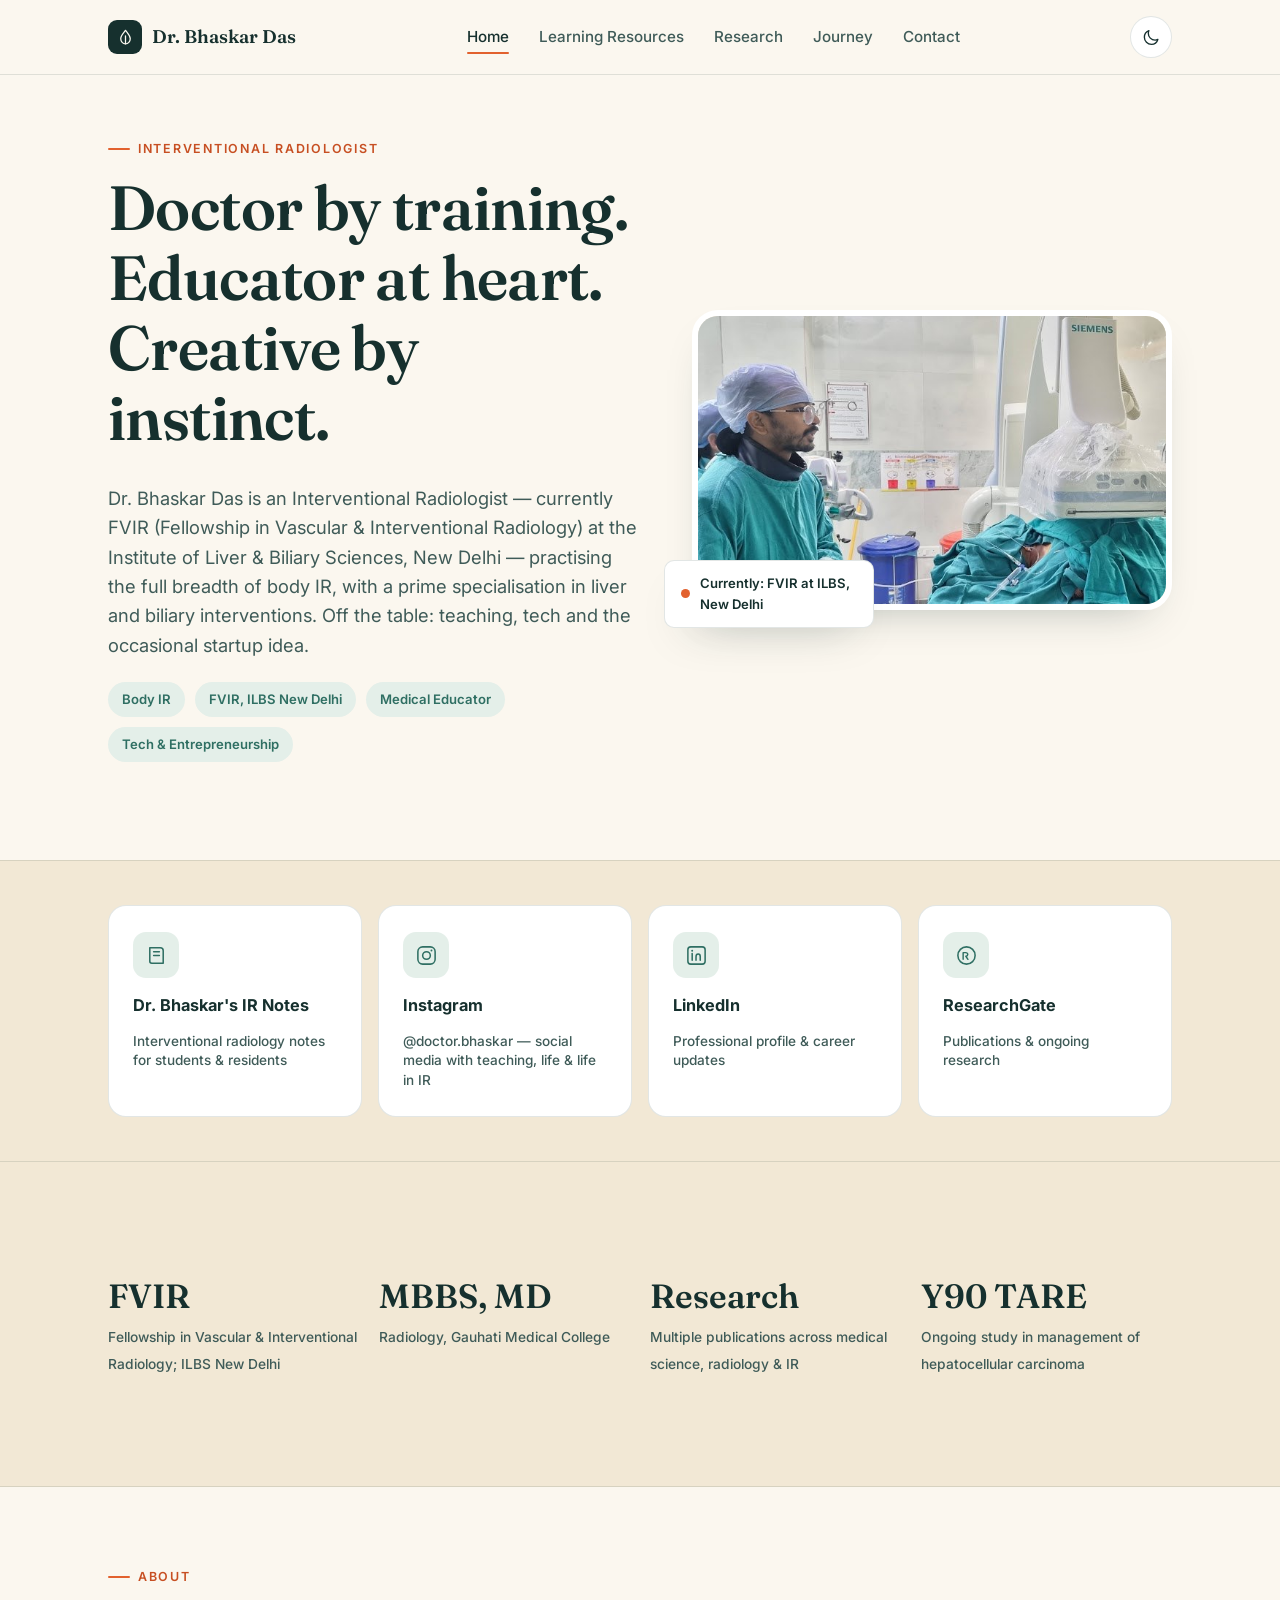
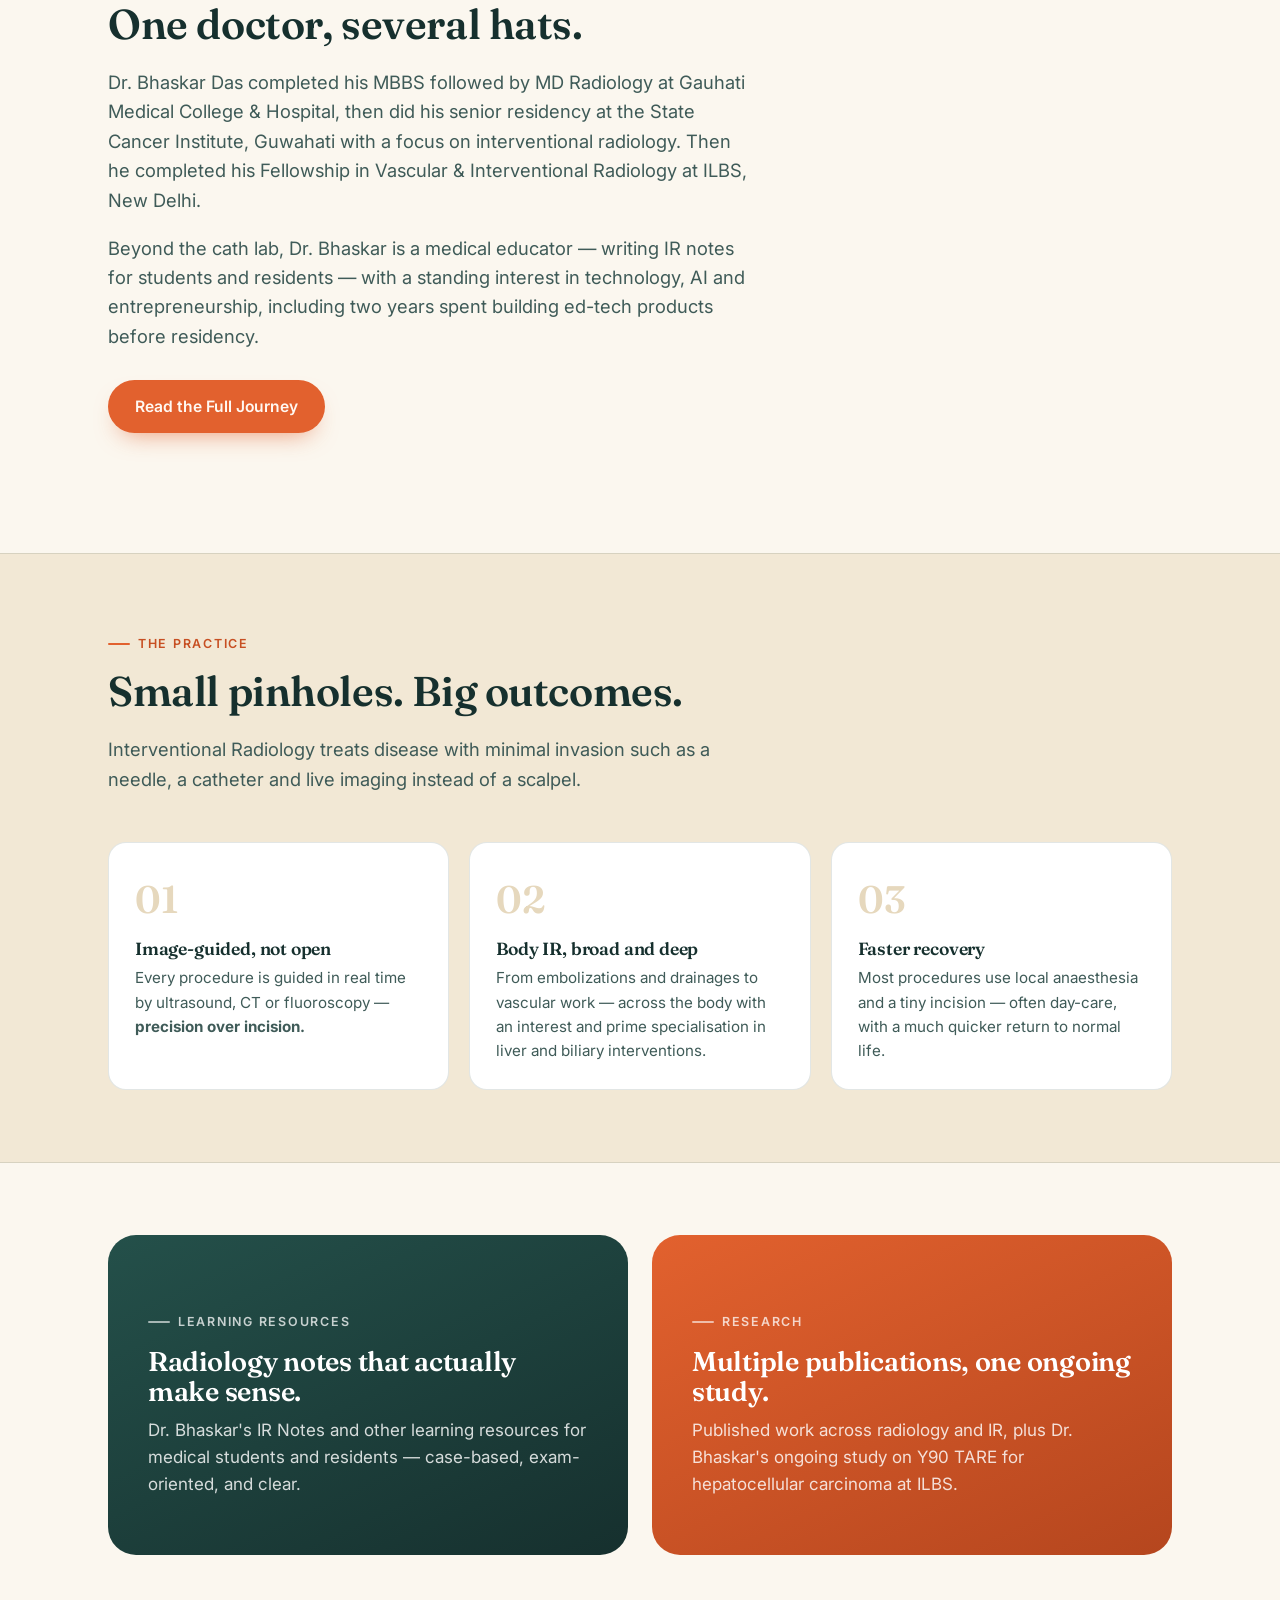
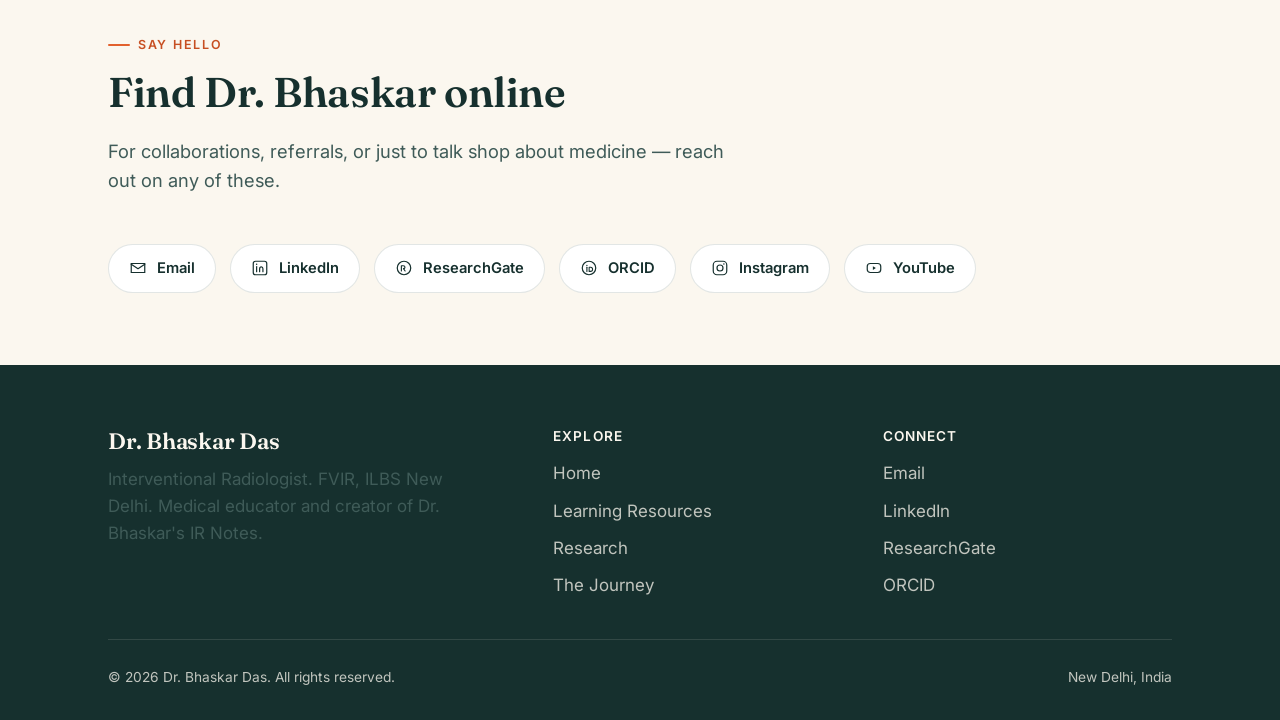
<file: index.html>
<!doctype html>
<html lang="en">
<head>
<meta charset="UTF-8" />
<meta name="viewport" content="width=device-width, initial-scale=1" />
<script>(function(){var t=localStorage.getItem("theme");if(!t){t=window.matchMedia("(prefers-color-scheme: dark)").matches?"dark":"light";}document.documentElement.setAttribute("data-theme",t);})();</script>
<title>Dr. Bhaskar Das | Interventional Radiologist</title>
<meta name="description" content="Dr. Bhaskar Das is an Interventional Radiologist — FVIR at ILBS New Delhi, MD Radiology from Guwahati — practising body IR with a prime specialisation in liver and biliary interventions, and creator of Dr. Bhaskar's IR Notes for students and residents." />
<meta name="keywords" content="Dr. Bhaskar Das, Dr Bhaskar, Interventional Radiologist, Interventional Radiology, Guwahati, Assam, IR notes, Dr Bhaskar IR notes, interventional radiology notes, radiology notes, FVIR, ILBS, body IR, medical educator" />
<link rel="canonical" href="https://drbhaskardas.com/" />
<meta property="og:title" content="Dr. Bhaskar Das | Interventional Radiologist" />
<meta property="og:description" content="Interventional Radiologist (FVIR, ILBS New Delhi). Body IR with a prime specialisation in liver &amp; biliary interventions. Medical educator and creator of Dr. Bhaskar's IR Notes." />
<meta property="og:type" content="website" />
<meta property="og:url" content="https://drbhaskardas.com/" />
<meta property="og:image" content="https://drbhaskardas.com/assets/img/hero-focus.jpg" />
<meta name="twitter:card" content="summary_large_image" />
<script type="application/ld+json">
{
  "@context": "https://schema.org",
  "@type": "Person",
  "name": "Dr. Bhaskar Das",
  "jobTitle": "Interventional Radiologist",
  "description": "Interventional Radiologist (FVIR, ILBS New Delhi) practising body IR with a prime specialisation in liver and biliary interventions. Medical educator and creator of Dr. Bhaskar's IR Notes.",
  "url": "https://drbhaskardas.com/",
  "image": "https://drbhaskardas.com/assets/img/hero-focus.jpg",
  "homeLocation": { "@type": "Place", "name": "Guwahati, Assam, India" },
  "alumniOf": [
    { "@type": "CollegeOrUniversity", "name": "Gauhati Medical College and Hospital" },
    { "@type": "CollegeOrUniversity", "name": "Institute of Liver and Biliary Sciences, New Delhi" }
  ],
  "knowsAbout": ["Interventional Radiology", "Body IR", "Liver and biliary interventions", "Y90 TARE", "Radiology education", "IR notes"],
  "sameAs": [
    "https://drbhaskar.super.site/",
    "https://www.linkedin.com/in/docbhaskar/",
    "https://www.researchgate.net/profile/Bhaskar-Das-35/research",
    "https://www.instagram.com/doctor.bhaskar/",
    "https://www.youtube.com/@DrBhaskar",
    "https://orcid.org/0009-0000-5567-3497"
  ]
}
</script>
<link rel="icon" href="assets/img/favicon.svg" type="image/svg+xml" />
<link rel="preconnect" href="https://fonts.googleapis.com" />
<link rel="preconnect" href="https://fonts.gstatic.com" crossorigin />
<link href="https://fonts.googleapis.com/css2?family=Fraunces:opsz,wght@9..144,500;9..144,600;9..144,700&family=Inter:wght@400;500;600;700&display=swap" rel="stylesheet" />
<link rel="stylesheet" href="assets/css/style.css" />
</head>
<body>

<header class="site-header">
  <nav class="nav">
    <a href="index.html" class="brand">
      <span class="mark">
        <svg viewBox="0 0 24 24" fill="none" xmlns="http://www.w3.org/2000/svg"><path d="M12 3C9 7 6 9.5 6 13.5C6 17.09 8.69 20 12 20C15.31 20 18 17.09 18 13.5C18 9.5 15 7 12 3Z" stroke="#FBF7EF" stroke-width="1.6" stroke-linejoin="round"/><path d="M12 20V10" stroke="#FBF7EF" stroke-width="1.6" stroke-linecap="round"/></svg>
      </span>
      Dr. Bhaskar Das
    </a>
    <ul class="nav-links" id="navLinks">
      <li><a href="index.html" class="active">Home</a></li>
      <li><a href="learning.html">Learning Resources</a></li>
      <li><a href="research.html">Research</a></li>
      <li><a href="journey.html">Journey</a></li>
      <li><a href="index.html#contact">Contact</a></li>
    </ul>
    <div class="nav-cta">
      <button class="theme-toggle" id="themeToggle" aria-label="Toggle dark mode">
        <svg class="icon-moon" viewBox="0 0 24 24" fill="none"><path d="M20 14.5C18.9 15 17.7 15.3 16.5 15.3C11.8 15.3 8 11.5 8 6.8C8 5.6 8.2 4.4 8.7 3.4C5.4 4.7 3 7.9 3 11.7C3 16.7 7 20.7 12 20.7C15.7 20.7 18.9 18.2 20 14.5Z" stroke="currentColor" stroke-width="1.7" stroke-linejoin="round"/></svg>
        <svg class="icon-sun" viewBox="0 0 24 24" fill="none"><circle cx="12" cy="12" r="4.5" stroke="currentColor" stroke-width="1.7"/><path d="M12 2.5V4.5M12 19.5V21.5M21.5 12H19.5M4.5 12H2.5M18.7 5.3L17.3 6.7M6.7 17.3L5.3 18.7M18.7 18.7L17.3 17.3M6.7 6.7L5.3 5.3" stroke="currentColor" stroke-width="1.7" stroke-linecap="round"/></svg>
      </button>
      <button class="nav-toggle" id="navToggle" aria-label="Toggle menu">
        <svg viewBox="0 0 24 24" fill="none"><path d="M4 7H20M4 12H20M4 17H20" stroke="currentColor" stroke-width="1.8" stroke-linecap="round"/></svg>
      </button>
    </div>
  </nav>
</header>

<main>

  <!-- ================= HERO ================= -->
  <section class="hero">
    <div class="wrap">
      <div class="hero-copy reveal">
        <span class="eyebrow">Interventional Radiologist</span>
        <h1>Doctor by training. Educator at heart. Creative by instinct.</h1>
        <p class="lede">Dr. Bhaskar Das is an Interventional Radiologist — currently FVIR (Fellowship in Vascular &amp; Interventional Radiology) at the Institute of Liver &amp; Biliary Sciences, New Delhi — practising the full breadth of body IR, with a prime specialisation in liver and biliary interventions. Off the table: teaching, tech and the occasional startup idea.</p>
        <div class="hero-tags">
          <span class="tag">Body IR</span>
          <span class="tag">FVIR, ILBS New Delhi</span>
          <span class="tag">Medical Educator</span>
          <span class="tag">Tech &amp; Entrepreneurship</span>
        </div>
      </div>
      <div class="hero-portrait reveal">
        <div class="frame">
          <img src="assets/img/hero-focus.jpg" alt="Dr. Bhaskar Das performing an image-guided procedure in the interventional radiology suite" />
        </div>
        <div class="badge"><span class="dot"></span>Currently: FVIR at ILBS, New Delhi</div>
      </div>
    </div>
  </section>

  <!-- ================= BIG LINKS ================= -->
  <section style="padding: 44px 0; background:var(--sand); border-top:1px solid var(--line); border-bottom:1px solid var(--line);">
    <div class="wrap">
      <div class="link-tiles reveal">
        <a class="link-tile" href="https://drbhaskar.super.site/" target="_blank" rel="noopener">
          <span class="lt-icon"><svg viewBox="0 0 24 24" fill="none"><path d="M5 4H16C17.66 4 19 5.34 19 7V20H7C5.9 20 5 19.1 5 18V4Z" stroke="currentColor" stroke-width="1.6" stroke-linejoin="round"/><path d="M9 8H15M9 12H15" stroke="currentColor" stroke-width="1.6" stroke-linecap="round"/></svg></span>
          <b>Dr. Bhaskar's IR Notes</b>
          <span>Interventional radiology notes for students &amp; residents</span>
        </a>
        <a class="link-tile" href="https://www.instagram.com/doctor.bhaskar/" target="_blank" rel="noopener">
          <span class="lt-icon"><svg viewBox="0 0 24 24" fill="none"><rect x="3" y="3" width="18" height="18" rx="5" stroke="currentColor" stroke-width="1.6"/><circle cx="12" cy="12" r="4" stroke="currentColor" stroke-width="1.6"/><circle cx="17.2" cy="6.8" r="1" fill="currentColor"/></svg></span>
          <b>Instagram</b>
          <span>@doctor.bhaskar — social media with teaching, life &amp; life in IR</span>
        </a>
        <a class="link-tile" href="https://www.linkedin.com/in/docbhaskar/" target="_blank" rel="noopener">
          <span class="lt-icon"><svg viewBox="0 0 24 24" fill="none"><rect x="3" y="3" width="18" height="18" rx="3" stroke="currentColor" stroke-width="1.6"/><path d="M7.5 10V17" stroke="currentColor" stroke-width="1.6" stroke-linecap="round"/><circle cx="7.5" cy="7" r="1" fill="currentColor"/><path d="M11.5 17V13.2C11.5 11.5 12.5 10.5 13.8 10.5C15 10.5 15.9 11.3 15.9 13.1V17" stroke="currentColor" stroke-width="1.6" stroke-linecap="round"/></svg></span>
          <b>LinkedIn</b>
          <span>Professional profile &amp; career updates</span>
        </a>
        <a class="link-tile" href="https://www.researchgate.net/profile/Bhaskar-Das-35/research" target="_blank" rel="noopener">
          <span class="lt-icon"><svg viewBox="0 0 24 24" fill="none"><circle cx="12" cy="12" r="9" stroke="currentColor" stroke-width="1.6"/><path d="M8.5 16V9H11C12.4 9 13.3 9.7 13.3 10.9C13.3 12 12.5 12.7 11.3 12.8L13.5 16" stroke="currentColor" stroke-width="1.5" stroke-linecap="round" stroke-linejoin="round"/></svg></span>
          <b>ResearchGate</b>
          <span>Publications &amp; ongoing research</span>
        </a>
      </div>
    </div>
  </section>

  <!-- ================= STATS ================= -->
  <section class="stats" style="border-top:none;">
    <div class="wrap">
      <div class="stat reveal"><b>FVIR</b><span> Fellowship in Vascular &amp; Interventional Radiology; ILBS New Delhi</span></div>
      <div class="stat reveal"><b>MBBS, MD</b><span>Radiology, Gauhati Medical College</span></div>
      <div class="stat reveal"><b>Research</b><span>Multiple publications across medical science, radiology &amp; IR</span></div>
      <div class="stat reveal"><b>Y90 TARE</b><span>Ongoing study in management of hepatocellular carcinoma</span></div>
    </div>
  </section>

  <!-- ================= ABOUT ================= -->
  <section id="about">
    <div class="wrap">
      <div class="section-head reveal">
        <span class="eyebrow">About</span>
        <h2>One doctor, several hats.</h2>
        <p class="lede">Dr. Bhaskar Das completed his MBBS followed by MD Radiology at Gauhati Medical College &amp; Hospital, then did his senior residency at the State Cancer Institute, Guwahati with a focus on interventional radiology. Then he completed his Fellowship in Vascular &amp; Interventional Radiology at ILBS, New Delhi.</p>
        <p class="lede">Beyond the cath lab, Dr. Bhaskar is a medical educator — writing IR notes for students and residents — with a standing interest in technology, AI and entrepreneurship, including two years spent building ed-tech products before residency.</p>
        <a href="journey.html" class="btn btn-primary" style="margin-top:10px;">Read the Full Journey</a>
      </div>
    </div>
  </section>

  <!-- ================= WHAT IS IR ================= -->
  <section id="practice" style="background:var(--sand); border-top:1px solid var(--line); border-bottom:1px solid var(--line);">
    <div class="wrap">
      <div class="section-head reveal">
        <span class="eyebrow">The Practice</span>
        <h2>Small pinholes. Big outcomes.</h2>
        <p class="lede">Interventional Radiology treats disease with minimal invasion such as a needle, a catheter and live imaging instead of a scalpel.</p>
      </div>
      <div class="ir-grid">
        <div class="ir-item reveal">
          <div class="num">01</div>
          <h3>Image-guided, not open</h3>
          <p>Every procedure is guided in real time by ultrasound, CT or fluoroscopy — <strong>precision over incision.</strong></p>
        </div>
        <div class="ir-item reveal">
          <div class="num">02</div>
          <h3>Body IR, broad and deep</h3>
          <p>From embolizations and drainages to vascular work — across the body with an interest and prime specialisation in liver and biliary interventions.</p>
        </div>
        <div class="ir-item reveal">
          <div class="num">03</div>
          <h3>Faster recovery</h3>
          <p>Most procedures use local anaesthesia and a tiny incision — often day-care, with a much quicker return to normal life.</p>
        </div>
      </div>
    </div>
  </section>

  <!-- ================= TEASERS ================= -->
  <section>
    <div class="wrap">
      <div class="card-grid grid-2">
        <a href="learning.html" class="teaser-card teal reveal" style="text-decoration:none;">
          <span class="eyebrow">Learning Resources</span>
          <h3>Radiology notes that actually make sense.</h3>
          <p>Dr. Bhaskar's IR Notes and other learning resources for medical students and residents — case-based, exam-oriented, and clear.</p>
        </a>
        <a href="research.html" class="teaser-card coral reveal" style="text-decoration:none;">
          <span class="eyebrow">Research</span>
          <h3>Multiple publications, one ongoing study.</h3>
          <p>Published work across radiology and IR, plus Dr. Bhaskar's ongoing study on Y90 TARE for hepatocellular carcinoma at ILBS.</p>
        </a>
      </div>
    </div>
  </section>

  <!-- ================= CONTACT / SOCIALS ================= -->
  <section id="contact" style="padding-top:0;">
    <div class="wrap">
      <div class="section-head reveal">
        <span class="eyebrow">Say Hello</span>
        <h2>Find Dr. Bhaskar online</h2>
        <p class="lede">For collaborations, referrals, or just to talk shop about medicine — reach out on any of these.</p>
      </div>
      <div class="social-row reveal">
        <a class="social-pill" href="mailto:the.doctor.bhaskar@gmail.com">
          <svg viewBox="0 0 24 24" fill="none"><path d="M3 6H21V18H3V6Z" stroke="currentColor" stroke-width="1.6"/><path d="M3 7L12 13L21 7" stroke="currentColor" stroke-width="1.6" stroke-linecap="round" stroke-linejoin="round"/></svg>
          Email
        </a>
        <a class="social-pill" href="https://www.linkedin.com/in/docbhaskar/" target="_blank" rel="noopener">
          <svg viewBox="0 0 24 24" fill="none"><rect x="3" y="3" width="18" height="18" rx="3" stroke="currentColor" stroke-width="1.6"/><path d="M7.5 10V17" stroke="currentColor" stroke-width="1.6" stroke-linecap="round"/><circle cx="7.5" cy="7" r="1" fill="currentColor"/><path d="M11.5 17V13.2C11.5 11.5 12.5 10.5 13.8 10.5C15 10.5 15.9 11.3 15.9 13.1V17" stroke="currentColor" stroke-width="1.6" stroke-linecap="round"/></svg>
          LinkedIn
        </a>
        <a class="social-pill" href="https://www.researchgate.net/profile/Bhaskar-Das-35/research" target="_blank" rel="noopener">
          <svg viewBox="0 0 24 24" fill="none"><circle cx="12" cy="12" r="9" stroke="currentColor" stroke-width="1.6"/><path d="M8.5 16V9H11C12.4 9 13.3 9.7 13.3 10.9C13.3 12 12.5 12.7 11.3 12.8L13.5 16" stroke="currentColor" stroke-width="1.5" stroke-linecap="round" stroke-linejoin="round"/></svg>
          ResearchGate
        </a>
        <a class="social-pill" href="https://orcid.org/0009-0000-5567-3497" target="_blank" rel="noopener">
          <svg viewBox="0 0 24 24" fill="none"><circle cx="12" cy="12" r="9" stroke="currentColor" stroke-width="1.6"/><circle cx="9.2" cy="8.6" r="0.9" fill="currentColor"/><path d="M9.2 11V16.5" stroke="currentColor" stroke-width="1.5" stroke-linecap="round"/><path d="M12.2 16.5V11H14.1C15.7 11 16.8 12.2 16.8 13.75C16.8 15.3 15.7 16.5 14.1 16.5H12.2Z" stroke="currentColor" stroke-width="1.4" stroke-linejoin="round"/></svg>
          ORCID
        </a>
        <a class="social-pill" href="https://www.instagram.com/doctor.bhaskar/" target="_blank" rel="noopener">
          <svg viewBox="0 0 24 24" fill="none"><rect x="3" y="3" width="18" height="18" rx="5" stroke="currentColor" stroke-width="1.6"/><circle cx="12" cy="12" r="4" stroke="currentColor" stroke-width="1.6"/><circle cx="17.2" cy="6.8" r="1" fill="currentColor"/></svg>
          Instagram
        </a>
        <a class="social-pill" href="https://www.youtube.com/@DrBhaskar" target="_blank" rel="noopener">
          <svg viewBox="0 0 24 24" fill="none"><rect x="3" y="6" width="18" height="12" rx="4" stroke="currentColor" stroke-width="1.6"/><path d="M10.5 9.5L14.5 12L10.5 14.5V9.5Z" fill="currentColor"/></svg>
          YouTube
        </a>
      </div>
    </div>
  </section>

</main>

<footer class="site-footer">
  <div class="wrap">
    <div class="footer-grid">
      <div class="footer-col">
        <h3>Dr. Bhaskar Das</h3>
        <p style="max-width:34ch;">Interventional Radiologist. FVIR, ILBS New Delhi. Medical educator and creator of Dr. Bhaskar's IR Notes.</p>
      </div>
      <div class="footer-col">
        <h4>Explore</h4>
        <ul>
          <li><a href="index.html">Home</a></li>
          <li><a href="learning.html">Learning Resources</a></li>
          <li><a href="research.html">Research</a></li>
          <li><a href="journey.html">The Journey</a></li>
        </ul>
      </div>
      <div class="footer-col">
        <h4>Connect</h4>
        <ul>
          <li><a href="mailto:the.doctor.bhaskar@gmail.com">Email</a></li>
          <li><a href="https://www.linkedin.com/in/docbhaskar/" target="_blank" rel="noopener">LinkedIn</a></li>
          <li><a href="https://www.researchgate.net/profile/Bhaskar-Das-35/research" target="_blank" rel="noopener">ResearchGate</a></li>
          <li><a href="https://orcid.org/0009-0000-5567-3497" target="_blank" rel="noopener">ORCID</a></li>
        </ul>
      </div>
    </div>
    <div class="footer-bottom">
      <span>© 2026 Dr. Bhaskar Das. All rights reserved.</span>
      <span>New Delhi, India</span>
    </div>
  </div>
</footer>

<script src="assets/js/main.js"></script>
</body>
</html>
</file>
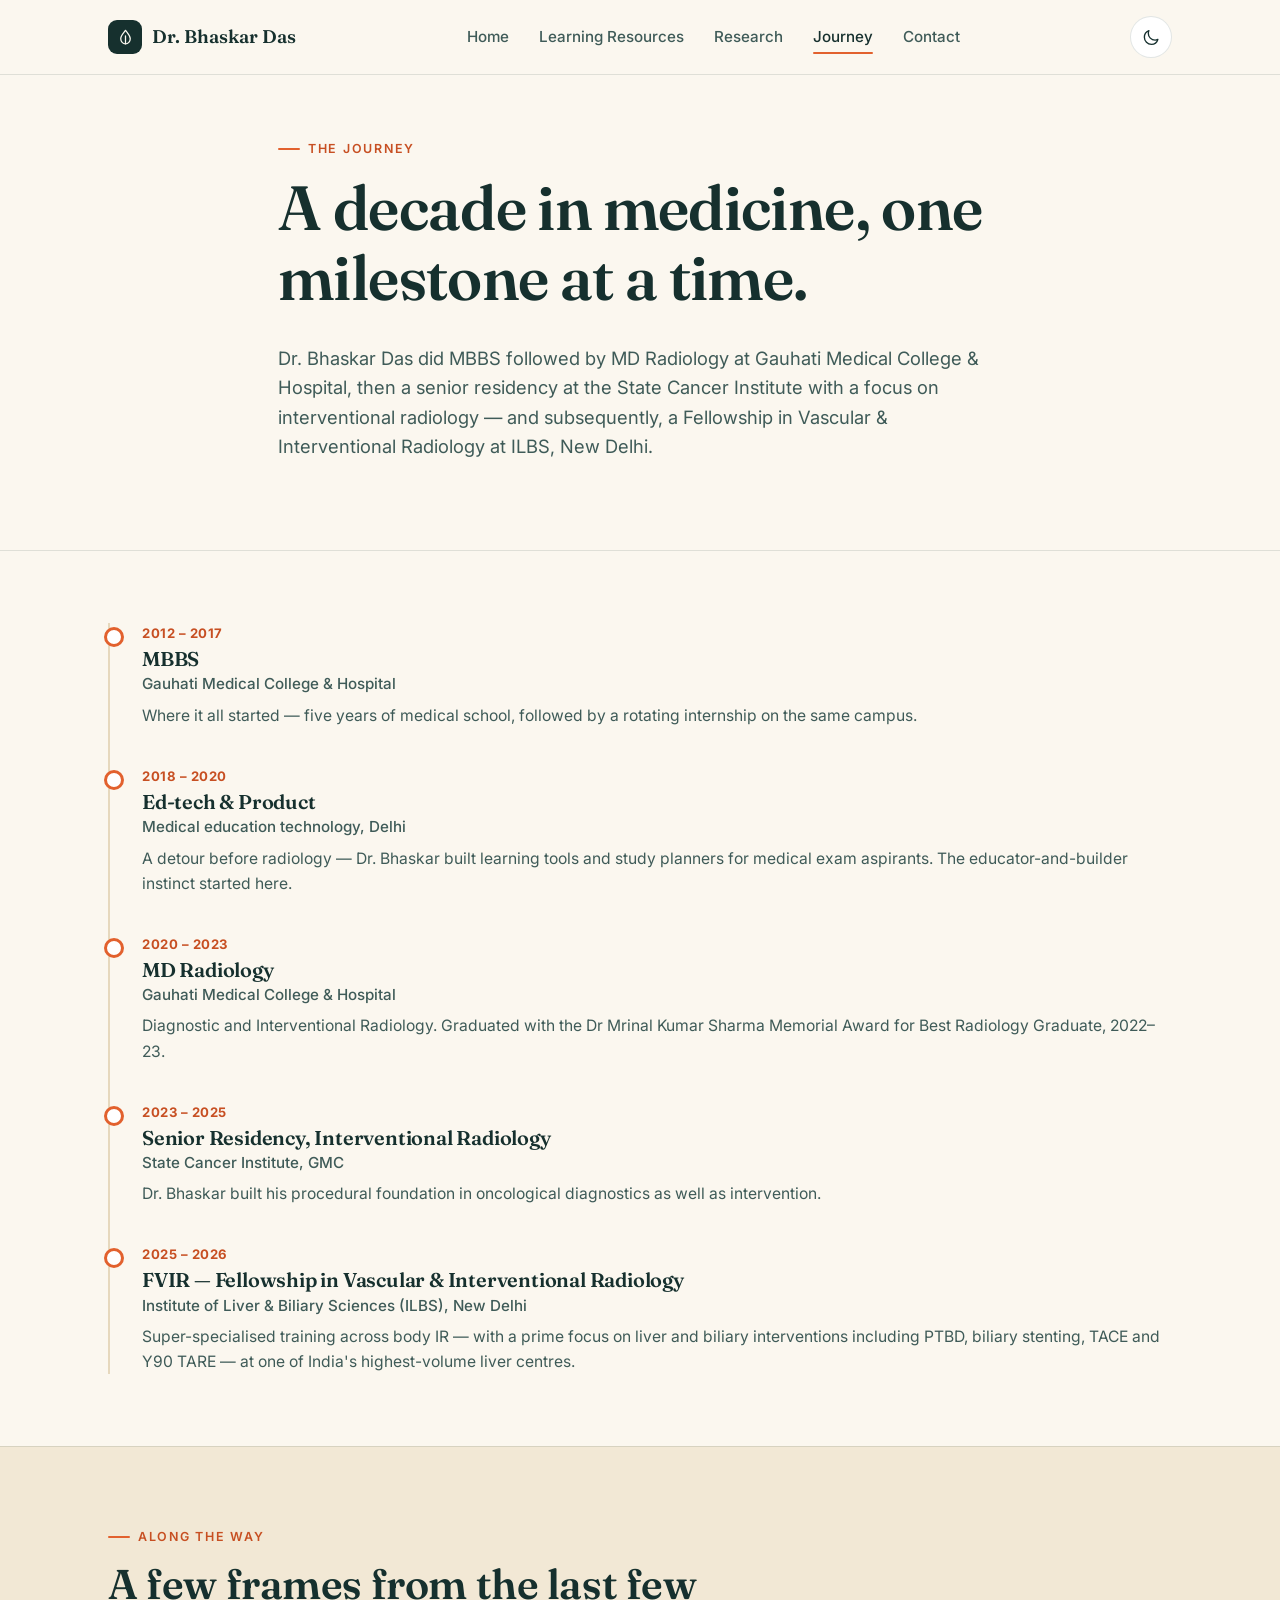
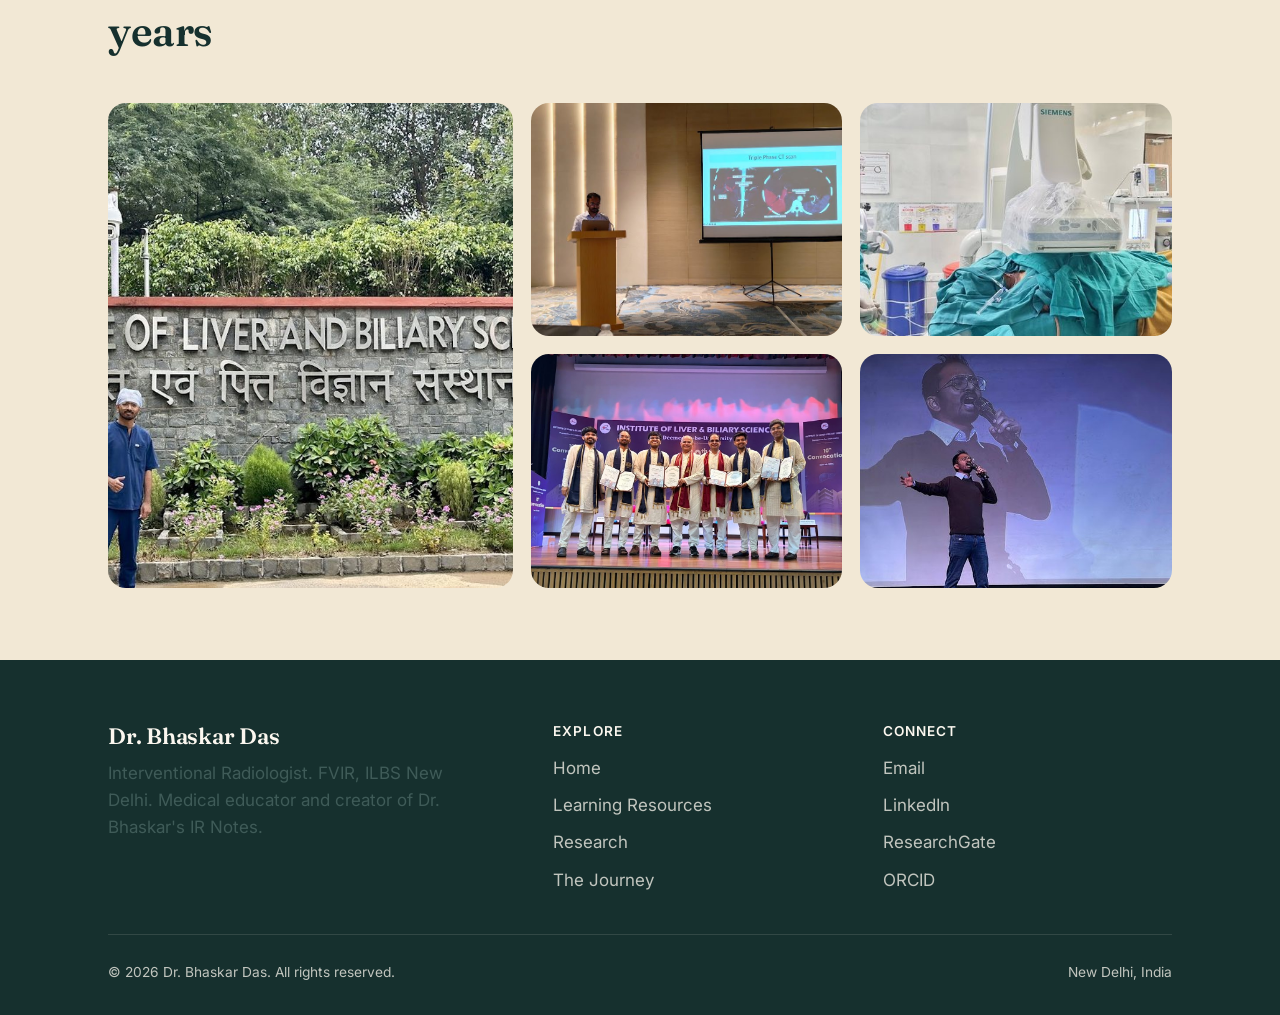
<file: journey.html>
<!doctype html>
<html lang="en">
<head>
<meta charset="UTF-8" />
<meta name="viewport" content="width=device-width, initial-scale=1" />
<script>(function(){var t=localStorage.getItem("theme");if(!t){t=window.matchMedia("(prefers-color-scheme: dark)").matches?"dark":"light";}document.documentElement.setAttribute("data-theme",t);})();</script>
<title>The Journey | Dr. Bhaskar Das — Interventional Radiologist</title>
<meta name="description" content="The professional journey of Dr. Bhaskar Das, Interventional Radiologist — MBBS and MD Radiology at Gauhati Medical College, senior residency at the State Cancer Institute, and FVIR at ILBS, New Delhi." />
<meta name="keywords" content="Dr. Bhaskar Das, Interventional Radiologist, FVIR, ILBS, Gauhati Medical College, State Cancer Institute, interventional radiology training" />
<link rel="canonical" href="https://drbhaskardas.com/journey.html" />
<meta property="og:title" content="The Journey | Dr. Bhaskar Das" />
<meta property="og:description" content="From MBBS to a Fellowship in Vascular &amp; Interventional Radiology at ILBS, New Delhi — one milestone at a time." />
<meta property="og:type" content="website" />
<meta property="og:url" content="https://drbhaskardas.com/journey.html" />
<meta property="og:image" content="https://drbhaskardas.com/assets/img/about-ilbs.jpg" />
<link rel="icon" href="assets/img/favicon.svg" type="image/svg+xml" />
<link rel="preconnect" href="https://fonts.googleapis.com" />
<link rel="preconnect" href="https://fonts.gstatic.com" crossorigin />
<link href="https://fonts.googleapis.com/css2?family=Fraunces:opsz,wght@9..144,500;9..144,600;9..144,700&family=Inter:wght@400;500;600;700&display=swap" rel="stylesheet" />
<link rel="stylesheet" href="assets/css/style.css" />
</head>
<body>

<header class="site-header">
  <nav class="nav">
    <a href="index.html" class="brand">
      <span class="mark">
        <svg viewBox="0 0 24 24" fill="none" xmlns="http://www.w3.org/2000/svg"><path d="M12 3C9 7 6 9.5 6 13.5C6 17.09 8.69 20 12 20C15.31 20 18 17.09 18 13.5C18 9.5 15 7 12 3Z" stroke="#FBF7EF" stroke-width="1.6" stroke-linejoin="round"/><path d="M12 20V10" stroke="#FBF7EF" stroke-width="1.6" stroke-linecap="round"/></svg>
      </span>
      Dr. Bhaskar Das
    </a>
    <ul class="nav-links" id="navLinks">
      <li><a href="index.html">Home</a></li>
      <li><a href="learning.html">Learning Resources</a></li>
      <li><a href="research.html">Research</a></li>
      <li><a href="journey.html" class="active">Journey</a></li>
      <li><a href="index.html#contact">Contact</a></li>
    </ul>
    <div class="nav-cta">
      <button class="theme-toggle" id="themeToggle" aria-label="Toggle dark mode">
        <svg class="icon-moon" viewBox="0 0 24 24" fill="none"><path d="M20 14.5C18.9 15 17.7 15.3 16.5 15.3C11.8 15.3 8 11.5 8 6.8C8 5.6 8.2 4.4 8.7 3.4C5.4 4.7 3 7.9 3 11.7C3 16.7 7 20.7 12 20.7C15.7 20.7 18.9 18.2 20 14.5Z" stroke="currentColor" stroke-width="1.7" stroke-linejoin="round"/></svg>
        <svg class="icon-sun" viewBox="0 0 24 24" fill="none"><circle cx="12" cy="12" r="4.5" stroke="currentColor" stroke-width="1.7"/><path d="M12 2.5V4.5M12 19.5V21.5M21.5 12H19.5M4.5 12H2.5M18.7 5.3L17.3 6.7M6.7 17.3L5.3 18.7M18.7 18.7L17.3 17.3M6.7 6.7L5.3 5.3" stroke="currentColor" stroke-width="1.7" stroke-linecap="round"/></svg>
      </button>
      <button class="nav-toggle" id="navToggle" aria-label="Toggle menu">
        <svg viewBox="0 0 24 24" fill="none"><path d="M4 7H20M4 12H20M4 17H20" stroke="currentColor" stroke-width="1.8" stroke-linecap="round"/></svg>
      </button>
    </div>
  </nav>
</header>

<main>

  <section class="page-hero">
    <div class="wrap reveal">
      <span class="eyebrow">The Journey</span>
      <h1>A decade in medicine, one milestone at a time.</h1>
      <p class="lede">Dr. Bhaskar Das did MBBS followed by MD Radiology at Gauhati Medical College &amp; Hospital, then a senior residency at the State Cancer Institute with a focus on interventional radiology — and subsequently, a Fellowship in Vascular &amp; Interventional Radiology at ILBS, New Delhi.</p>
    </div>
  </section>

  <!-- ================= TIMELINE ================= -->
  <section>
    <div class="wrap">
      <div class="timeline reveal">
        <div class="tl-item">
          <span class="period">2012 – 2017</span>
          <h3>MBBS</h3>
          <div class="place">Gauhati Medical College &amp; Hospital</div>
          <p>Where it all started — five years of medical school, followed by a rotating internship on the same campus.</p>
        </div>
        <div class="tl-item">
          <span class="period">2018 – 2020</span>
          <h3>Ed-tech &amp; Product</h3>
          <div class="place">Medical education technology, Delhi</div>
          <p>A detour before radiology — Dr. Bhaskar built learning tools and study planners for medical exam aspirants. The educator-and-builder instinct started here.</p>
        </div>
        <div class="tl-item">
          <span class="period">2020 – 2023</span>
          <h3>MD Radiology</h3>
          <div class="place">Gauhati Medical College &amp; Hospital</div>
          <p>Diagnostic and Interventional Radiology. Graduated with the Dr Mrinal Kumar Sharma Memorial Award for Best Radiology Graduate, 2022–23.</p>
        </div>
        <div class="tl-item">
          <span class="period">2023 – 2025</span>
          <h3>Senior Residency, Interventional Radiology</h3>
          <div class="place">State Cancer Institute, GMC</div>
          <p>Dr. Bhaskar built his procedural foundation in oncological diagnostics as well as intervention.</p>
        </div>
        <div class="tl-item">
          <span class="period">2025 – 2026</span>
          <h3>FVIR — Fellowship in Vascular &amp; Interventional Radiology</h3>
          <div class="place">Institute of Liver &amp; Biliary Sciences (ILBS), New Delhi</div>
          <p>Super-specialised training across body IR — with a prime focus on liver and biliary interventions including PTBD, biliary stenting, TACE and Y90 TARE — at one of India's highest-volume liver centres.</p>
        </div>
      </div>
    </div>
  </section>

  <!-- ================= GALLERY ================= -->
  <section id="gallery" style="background:var(--sand); border-top:1px solid var(--line);">
    <div class="wrap">
      <div class="section-head reveal">
        <span class="eyebrow">Along the Way</span>
        <h2>A few frames from the last few years</h2>
      </div>
      <div class="gallery reveal">
        <figure><img src="assets/img/about-ilbs.jpg" alt="Dr. Bhaskar Das outside the Institute of Liver and Biliary Sciences, New Delhi" loading="lazy"></figure>
        <figure><img src="assets/img/teaching.jpg" alt="Dr. Bhaskar Das presenting a triple-phase CT scan at a teaching session" loading="lazy"></figure>
        <figure><img src="assets/img/cathlab.jpg" alt="Dr. Bhaskar Das in the interventional radiology suite" loading="lazy"></figure>
        <figure><img src="assets/img/gallery-convocation.jpg" alt="Dr. Bhaskar Das with fellow graduates at the ILBS convocation" loading="lazy"></figure>
        <figure><img src="assets/img/fun-stage.jpg" alt="Dr. Bhaskar Das singing on stage at a college event" loading="lazy"></figure>
      </div>
    </div>
  </section>

</main>

<footer class="site-footer">
  <div class="wrap">
    <div class="footer-grid">
      <div class="footer-col">
        <h3>Dr. Bhaskar Das</h3>
        <p style="max-width:34ch;">Interventional Radiologist. FVIR, ILBS New Delhi. Medical educator and creator of Dr. Bhaskar's IR Notes.</p>
      </div>
      <div class="footer-col">
        <h4>Explore</h4>
        <ul>
          <li><a href="index.html">Home</a></li>
          <li><a href="learning.html">Learning Resources</a></li>
          <li><a href="research.html">Research</a></li>
          <li><a href="journey.html">The Journey</a></li>
        </ul>
      </div>
      <div class="footer-col">
        <h4>Connect</h4>
        <ul>
          <li><a href="mailto:the.doctor.bhaskar@gmail.com">Email</a></li>
          <li><a href="https://www.linkedin.com/in/docbhaskar/" target="_blank" rel="noopener">LinkedIn</a></li>
          <li><a href="https://www.researchgate.net/profile/Bhaskar-Das-35/research" target="_blank" rel="noopener">ResearchGate</a></li>
          <li><a href="https://orcid.org/0009-0000-5567-3497" target="_blank" rel="noopener">ORCID</a></li>
        </ul>
      </div>
    </div>
    <div class="footer-bottom">
      <span>© 2026 Dr. Bhaskar Das. All rights reserved.</span>
      <span>New Delhi, India</span>
    </div>
  </div>
</footer>

<script src="assets/js/main.js"></script>
</body>
</html>
</file>
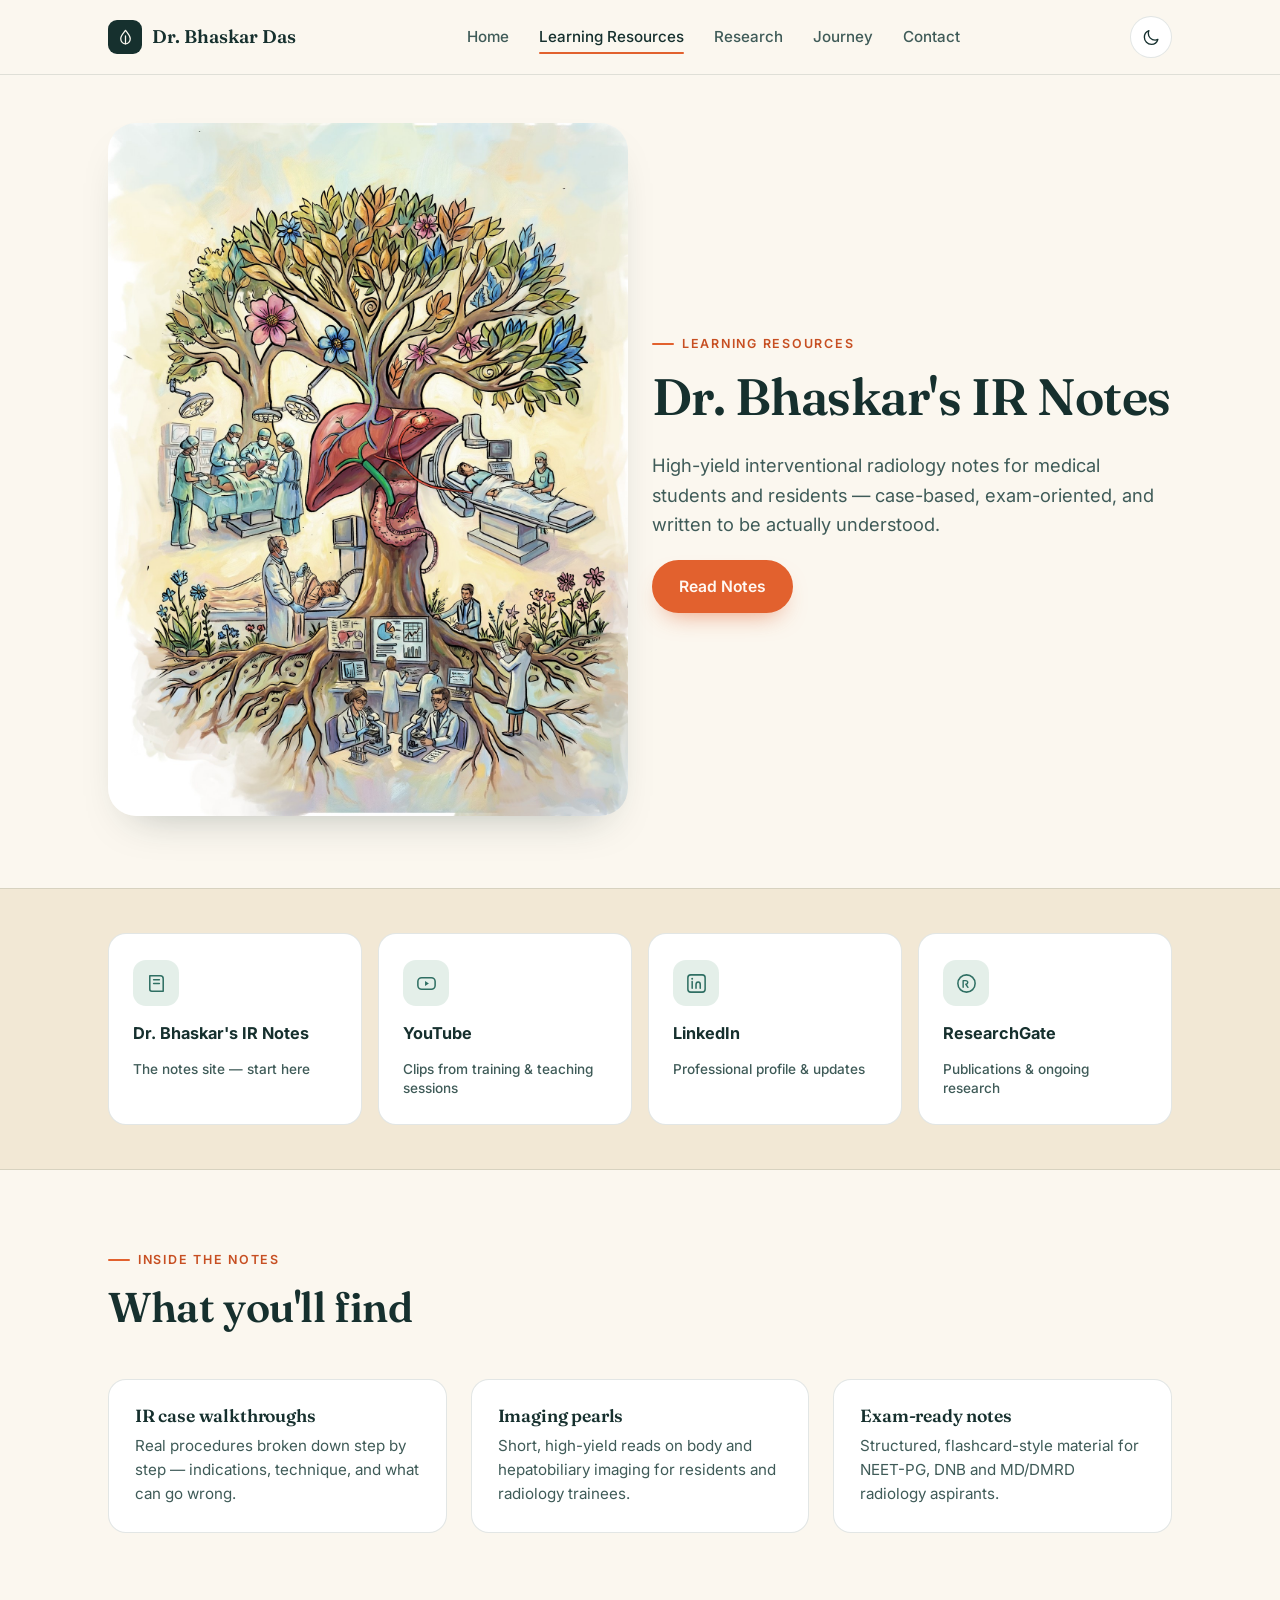
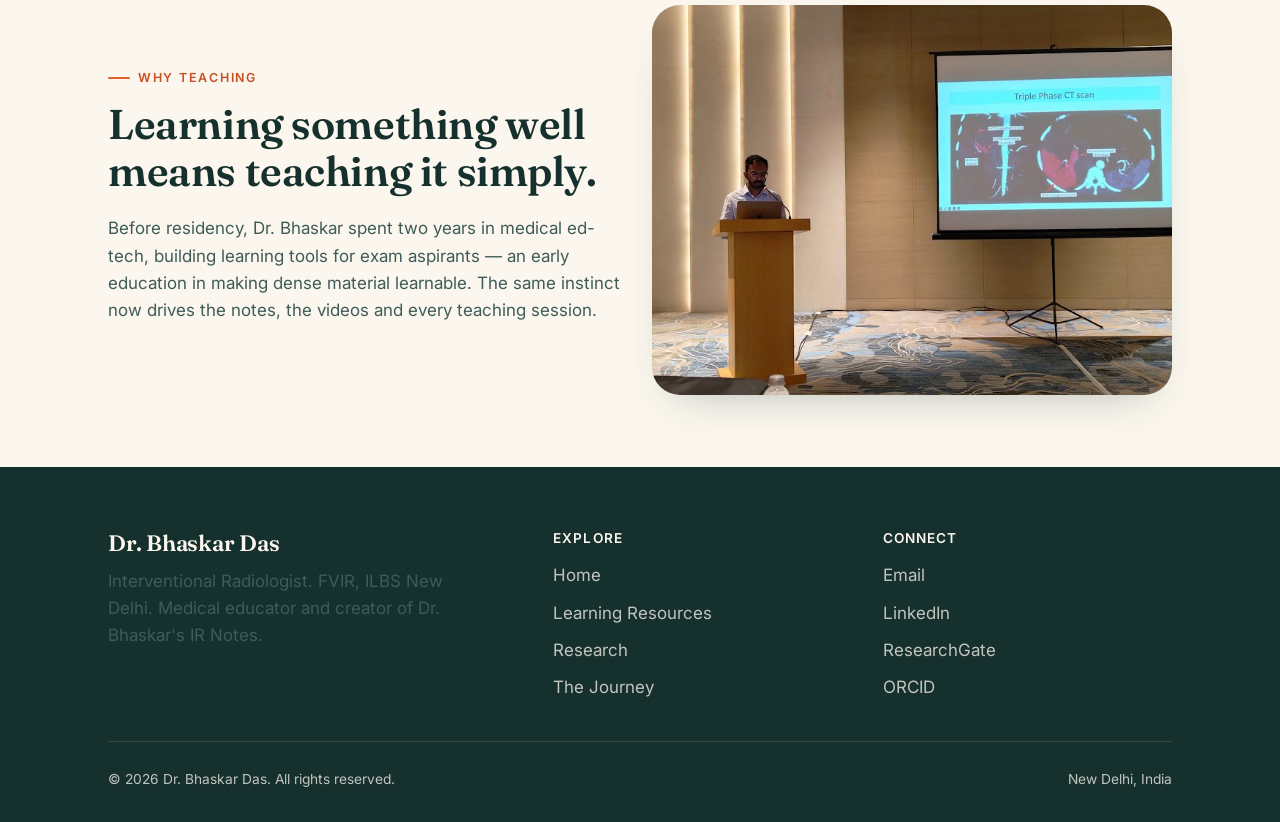
<file: learning.html>
<!doctype html>
<html lang="en">
<head>
<meta charset="UTF-8" />
<meta name="viewport" content="width=device-width, initial-scale=1" />
<script>(function(){var t=localStorage.getItem("theme");if(!t){t=window.matchMedia("(prefers-color-scheme: dark)").matches?"dark":"light";}document.documentElement.setAttribute("data-theme",t);})();</script>
<title>Dr. Bhaskar's IR Notes — Learning Resources | Dr. Bhaskar Das</title>
<meta name="description" content="Dr. Bhaskar's IR Notes — high-yield interventional radiology notes for medical students and residents. Case-based, exam-oriented learning resources by Dr. Bhaskar Das." />
<meta name="keywords" content="Dr Bhaskar IR notes, IR notes, interventional radiology notes, radiology notes, Dr. Bhaskar Das, learning resources, NEET-PG radiology, radiology education" />
<link rel="canonical" href="https://drbhaskardas.com/learning.html" />
<meta property="og:title" content="Dr. Bhaskar's IR Notes — Learning Resources" />
<meta property="og:description" content="High-yield interventional radiology notes for students and residents — case-based, exam-oriented, and clear." />
<meta property="og:type" content="website" />
<meta property="og:url" content="https://drbhaskardas.com/learning.html" />
<meta property="og:image" content="https://drbhaskardas.com/assets/img/art-tree.jpg" />
<script type="application/ld+json">
{
  "@context": "https://schema.org",
  "@type": "WebSite",
  "name": "Dr. Bhaskar's IR Notes",
  "alternateName": ["IR Notes", "Interventional Radiology Notes"],
  "url": "https://drbhaskar.super.site/",
  "author": { "@type": "Person", "name": "Dr. Bhaskar Das", "url": "https://drbhaskardas.com/" }
}
</script>
<link rel="icon" href="assets/img/favicon.svg" type="image/svg+xml" />
<link rel="preconnect" href="https://fonts.googleapis.com" />
<link rel="preconnect" href="https://fonts.gstatic.com" crossorigin />
<link href="https://fonts.googleapis.com/css2?family=Fraunces:opsz,wght@9..144,500;9..144,600;9..144,700&family=Inter:wght@400;500;600;700&display=swap" rel="stylesheet" />
<link rel="stylesheet" href="assets/css/style.css" />
</head>
<body>

<header class="site-header">
  <nav class="nav">
    <a href="index.html" class="brand">
      <span class="mark">
        <svg viewBox="0 0 24 24" fill="none" xmlns="http://www.w3.org/2000/svg"><path d="M12 3C9 7 6 9.5 6 13.5C6 17.09 8.69 20 12 20C15.31 20 18 17.09 18 13.5C18 9.5 15 7 12 3Z" stroke="#FBF7EF" stroke-width="1.6" stroke-linejoin="round"/><path d="M12 20V10" stroke="#FBF7EF" stroke-width="1.6" stroke-linecap="round"/></svg>
      </span>
      Dr. Bhaskar Das
    </a>
    <ul class="nav-links" id="navLinks">
      <li><a href="index.html">Home</a></li>
      <li><a href="learning.html" class="active">Learning Resources</a></li>
      <li><a href="research.html">Research</a></li>
      <li><a href="journey.html">Journey</a></li>
      <li><a href="index.html#contact">Contact</a></li>
    </ul>
    <div class="nav-cta">
      <button class="theme-toggle" id="themeToggle" aria-label="Toggle dark mode">
        <svg class="icon-moon" viewBox="0 0 24 24" fill="none"><path d="M20 14.5C18.9 15 17.7 15.3 16.5 15.3C11.8 15.3 8 11.5 8 6.8C8 5.6 8.2 4.4 8.7 3.4C5.4 4.7 3 7.9 3 11.7C3 16.7 7 20.7 12 20.7C15.7 20.7 18.9 18.2 20 14.5Z" stroke="currentColor" stroke-width="1.7" stroke-linejoin="round"/></svg>
        <svg class="icon-sun" viewBox="0 0 24 24" fill="none"><circle cx="12" cy="12" r="4.5" stroke="currentColor" stroke-width="1.7"/><path d="M12 2.5V4.5M12 19.5V21.5M21.5 12H19.5M4.5 12H2.5M18.7 5.3L17.3 6.7M6.7 17.3L5.3 18.7M18.7 18.7L17.3 17.3M6.7 6.7L5.3 5.3" stroke="currentColor" stroke-width="1.7" stroke-linecap="round"/></svg>
      </button>
      <button class="nav-toggle" id="navToggle" aria-label="Toggle menu">
        <svg viewBox="0 0 24 24" fill="none"><path d="M4 7H20M4 12H20M4 17H20" stroke="currentColor" stroke-width="1.8" stroke-linecap="round"/></svg>
      </button>
    </div>
  </nav>
</header>

<main>

  <!-- ================= HERO: ART + IR NOTES ================= -->
  <section style="padding-top:48px;">
    <div class="wrap">
      <div class="card-grid grid-2" style="align-items:center;">
        <div class="reveal" style="border-radius:var(--radius-lg); overflow:hidden; box-shadow:var(--shadow);">
          <img src="assets/img/art-tree.jpg" alt="Hand-painted illustration of a tree growing from a liver, its branches and roots filled with scenes of surgery, angiography, teaching and research" />
        </div>
        <div class="reveal">
          <span class="eyebrow">Learning Resources</span>
          <h1 style="font-size:clamp(2.2rem,4vw,3.2rem);">Dr. Bhaskar's IR Notes</h1>
          <p class="lede">High-yield interventional radiology notes for medical students and residents — case-based, exam-oriented, and written to be actually understood.</p>
          <div class="hero-cta" style="margin-top:20px;">
            <a href="https://drbhaskar.super.site/" target="_blank" rel="noopener" class="btn btn-primary">Read Notes</a>
          </div>
        </div>
      </div>
    </div>
  </section>

  <!-- ================= BIG LINKS ================= -->
  <section style="padding: 44px 0; background:var(--sand); border-top:1px solid var(--line); border-bottom:1px solid var(--line);">
    <div class="wrap">
      <div class="link-tiles reveal">
        <a class="link-tile" href="https://drbhaskar.super.site/" target="_blank" rel="noopener">
          <span class="lt-icon"><svg viewBox="0 0 24 24" fill="none"><path d="M5 4H16C17.66 4 19 5.34 19 7V20H7C5.9 20 5 19.1 5 18V4Z" stroke="currentColor" stroke-width="1.6" stroke-linejoin="round"/><path d="M9 8H15M9 12H15" stroke="currentColor" stroke-width="1.6" stroke-linecap="round"/></svg></span>
          <b>Dr. Bhaskar's IR Notes</b>
          <span>The notes site — start here</span>
        </a>
        <a class="link-tile" href="https://www.youtube.com/@DrBhaskar" target="_blank" rel="noopener">
          <span class="lt-icon"><svg viewBox="0 0 24 24" fill="none"><rect x="3" y="6" width="18" height="12" rx="4" stroke="currentColor" stroke-width="1.6"/><path d="M10.5 9.5L14.5 12L10.5 14.5V9.5Z" fill="currentColor"/></svg></span>
          <b>YouTube</b>
          <span>Clips from training &amp; teaching sessions</span>
        </a>
        <a class="link-tile" href="https://www.linkedin.com/in/docbhaskar/" target="_blank" rel="noopener">
          <span class="lt-icon"><svg viewBox="0 0 24 24" fill="none"><rect x="3" y="3" width="18" height="18" rx="3" stroke="currentColor" stroke-width="1.6"/><path d="M7.5 10V17" stroke="currentColor" stroke-width="1.6" stroke-linecap="round"/><circle cx="7.5" cy="7" r="1" fill="currentColor"/><path d="M11.5 17V13.2C11.5 11.5 12.5 10.5 13.8 10.5C15 10.5 15.9 11.3 15.9 13.1V17" stroke="currentColor" stroke-width="1.6" stroke-linecap="round"/></svg></span>
          <b>LinkedIn</b>
          <span>Professional profile &amp; updates</span>
        </a>
        <a class="link-tile" href="https://www.researchgate.net/profile/Bhaskar-Das-35/research" target="_blank" rel="noopener">
          <span class="lt-icon"><svg viewBox="0 0 24 24" fill="none"><circle cx="12" cy="12" r="9" stroke="currentColor" stroke-width="1.6"/><path d="M8.5 16V9H11C12.4 9 13.3 9.7 13.3 10.9C13.3 12 12.5 12.7 11.3 12.8L13.5 16" stroke="currentColor" stroke-width="1.5" stroke-linecap="round" stroke-linejoin="round"/></svg></span>
          <b>ResearchGate</b>
          <span>Publications &amp; ongoing research</span>
        </a>
      </div>
    </div>
  </section>

  <!-- ================= WHAT'S INSIDE ================= -->
  <section>
    <div class="wrap">
      <div class="section-head reveal">
        <span class="eyebrow">Inside the Notes</span>
        <h2>What you'll find</h2>
      </div>
      <div class="card-grid grid-3">
        <div class="ir-item reveal">
          <h3>IR case walkthroughs</h3>
          <p>Real procedures broken down step by step — indications, technique, and what can go wrong.</p>
        </div>
        <div class="ir-item reveal">
          <h3>Imaging pearls</h3>
          <p>Short, high-yield reads on body and hepatobiliary imaging for residents and radiology trainees.</p>
        </div>
        <div class="ir-item reveal">
          <h3>Exam-ready notes</h3>
          <p>Structured, flashcard-style material for NEET-PG, DNB and MD/DMRD radiology aspirants.</p>
        </div>
      </div>
    </div>
  </section>

  <!-- ================= WHY TEACHING ================= -->
  <section style="padding-top:0;">
    <div class="wrap">
      <div class="card-grid grid-2" style="align-items:center;">
        <div class="reveal">
          <span class="eyebrow">Why Teaching</span>
          <h2>Learning something well means teaching it simply.</h2>
          <p>Before residency, Dr. Bhaskar spent two years in medical ed-tech, building learning tools for exam aspirants — an early education in making dense material learnable. The same instinct now drives the notes, the videos and every teaching session.</p>
        </div>
        <div class="reveal" style="border-radius:var(--radius-lg); overflow:hidden; box-shadow:var(--shadow);">
          <img src="assets/img/teaching.jpg" alt="Dr. Bhaskar Das presenting a triple-phase CT scan case to colleagues" />
        </div>
      </div>
    </div>
  </section>

</main>

<footer class="site-footer">
  <div class="wrap">
    <div class="footer-grid">
      <div class="footer-col">
        <h3>Dr. Bhaskar Das</h3>
        <p style="max-width:34ch;">Interventional Radiologist. FVIR, ILBS New Delhi. Medical educator and creator of Dr. Bhaskar's IR Notes.</p>
      </div>
      <div class="footer-col">
        <h4>Explore</h4>
        <ul>
          <li><a href="index.html">Home</a></li>
          <li><a href="learning.html">Learning Resources</a></li>
          <li><a href="research.html">Research</a></li>
          <li><a href="journey.html">The Journey</a></li>
        </ul>
      </div>
      <div class="footer-col">
        <h4>Connect</h4>
        <ul>
          <li><a href="mailto:the.doctor.bhaskar@gmail.com">Email</a></li>
          <li><a href="https://www.linkedin.com/in/docbhaskar/" target="_blank" rel="noopener">LinkedIn</a></li>
          <li><a href="https://www.researchgate.net/profile/Bhaskar-Das-35/research" target="_blank" rel="noopener">ResearchGate</a></li>
          <li><a href="https://orcid.org/0009-0000-5567-3497" target="_blank" rel="noopener">ORCID</a></li>
        </ul>
      </div>
    </div>
    <div class="footer-bottom">
      <span>© 2026 Dr. Bhaskar Das. All rights reserved.</span>
      <span>New Delhi, India</span>
    </div>
  </div>
</footer>

<script src="assets/js/main.js"></script>
</body>
</html>
</file>
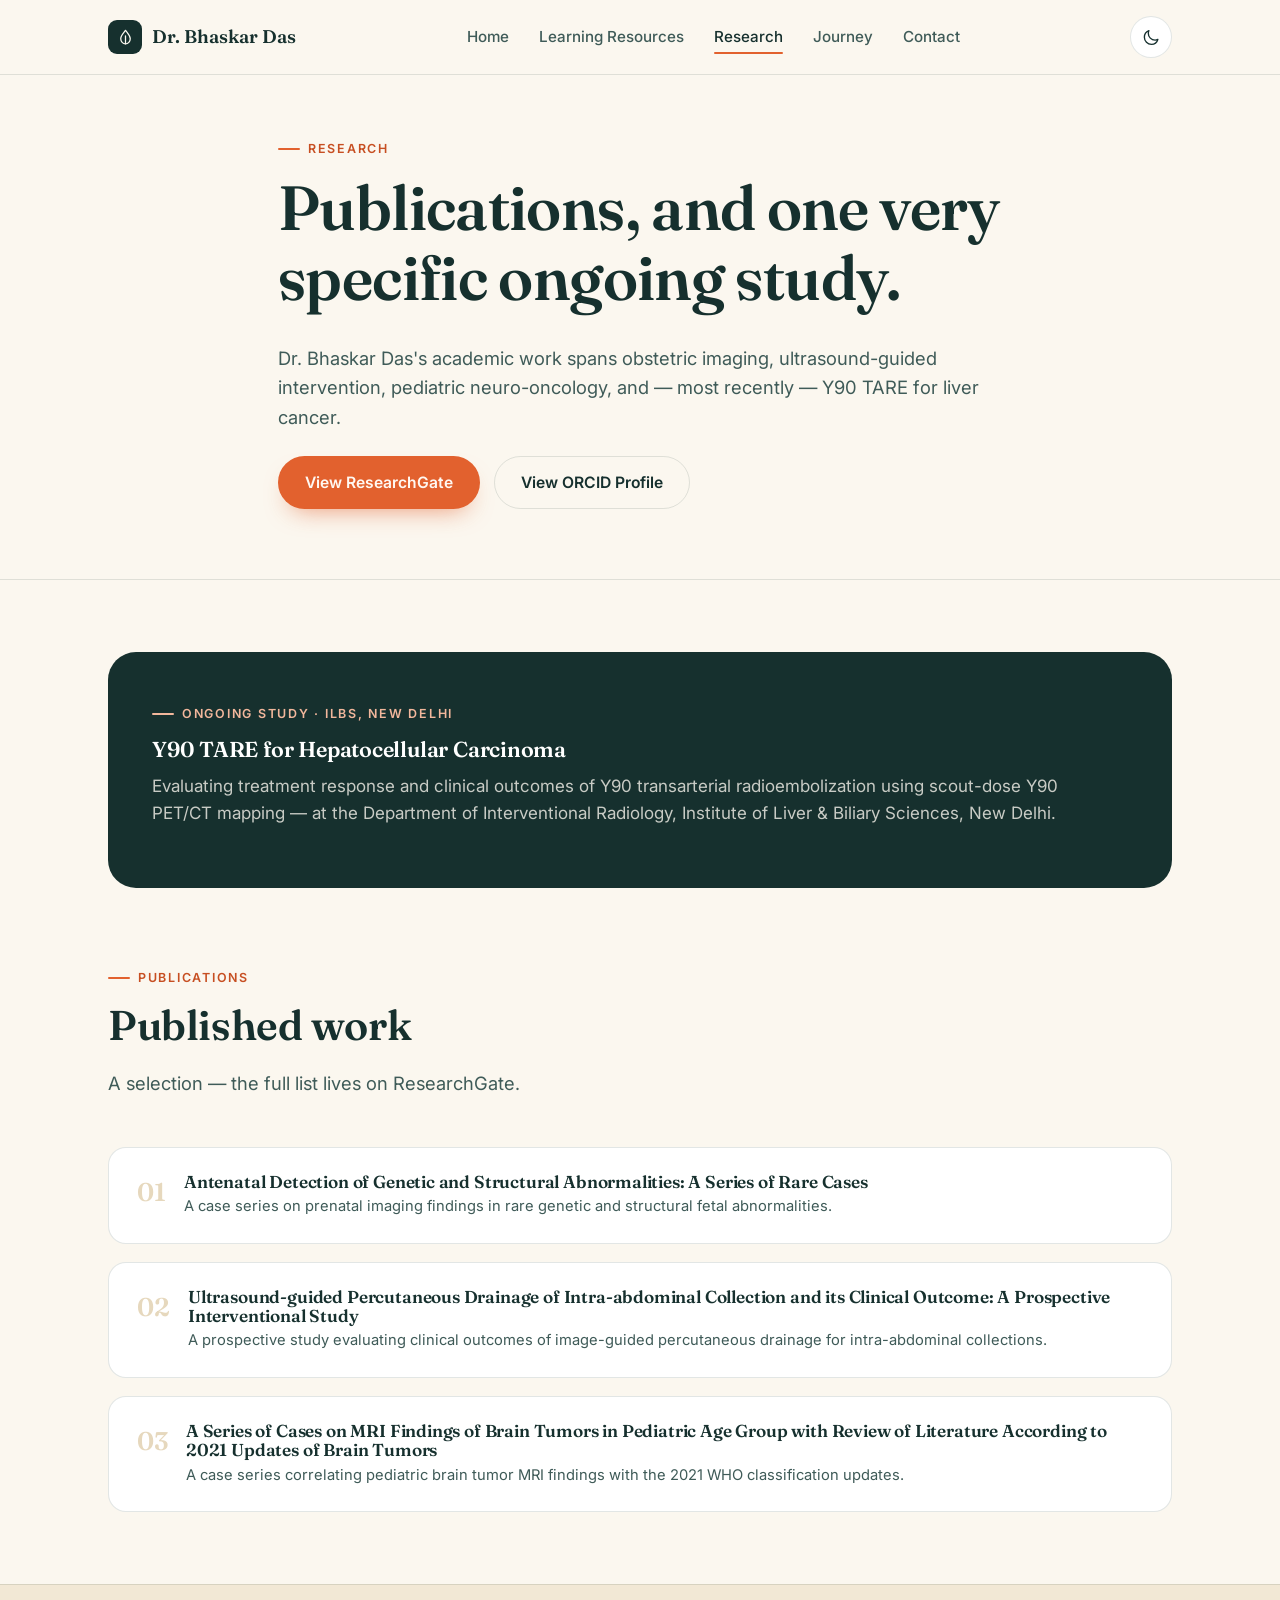
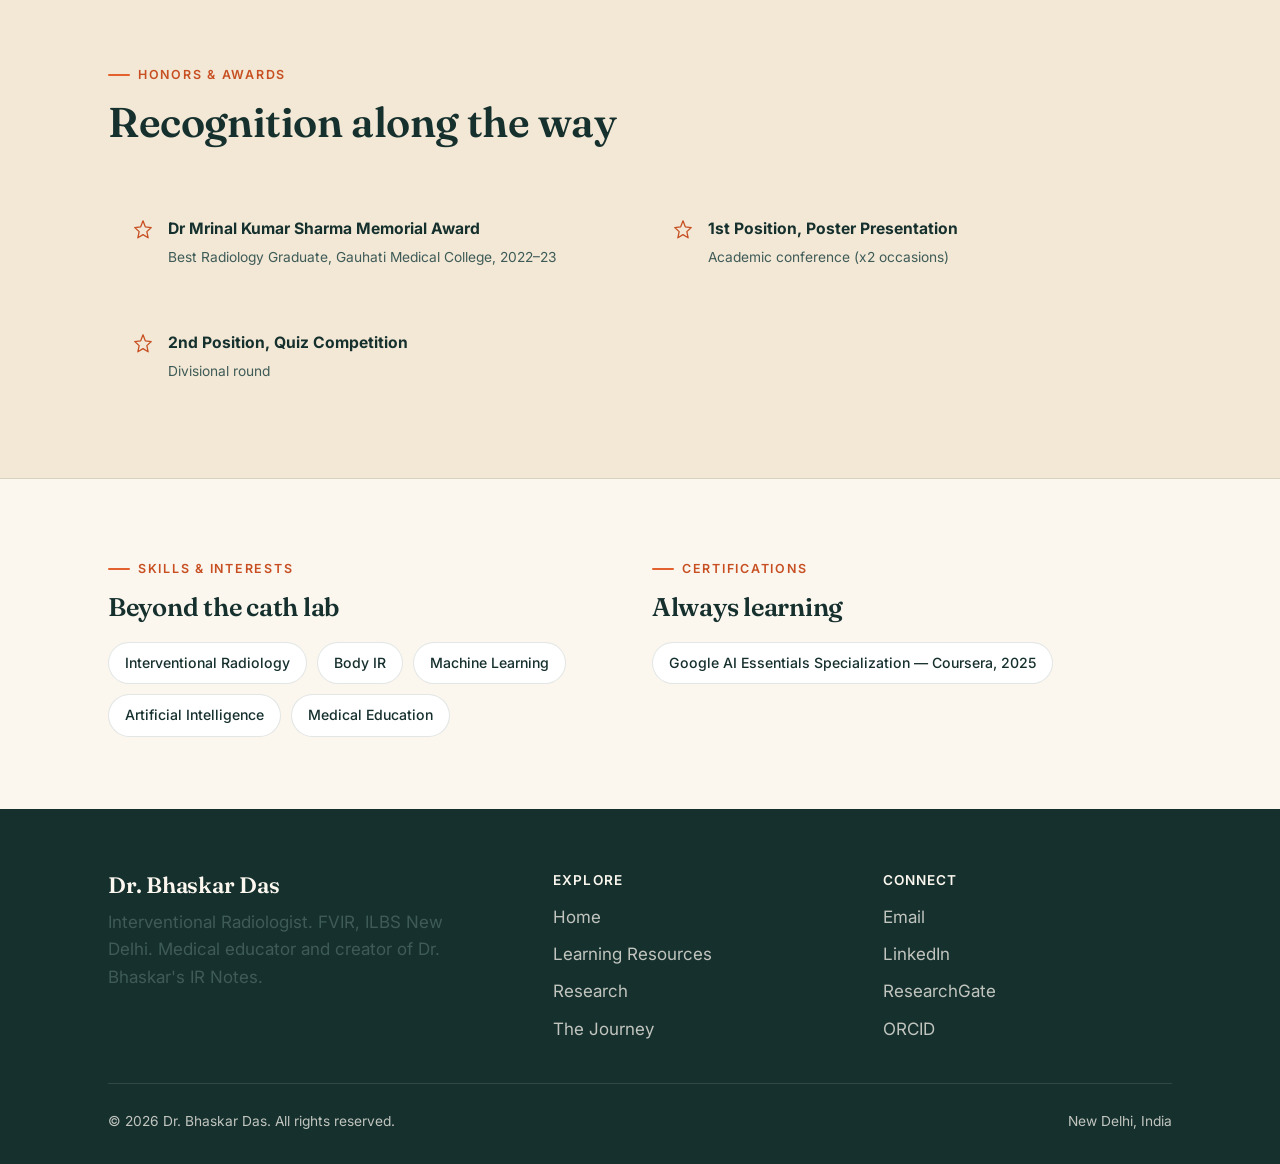
<file: research.html>
<!doctype html>
<html lang="en">
<head>
<meta charset="UTF-8" />
<meta name="viewport" content="width=device-width, initial-scale=1" />
<script>(function(){var t=localStorage.getItem("theme");if(!t){t=window.matchMedia("(prefers-color-scheme: dark)").matches?"dark":"light";}document.documentElement.setAttribute("data-theme",t);})();</script>
<title>Research &amp; Publications | Dr. Bhaskar Das — Interventional Radiologist</title>
<meta name="description" content="Research and publications of Dr. Bhaskar Das, Interventional Radiologist (FVIR, ILBS New Delhi) — multiple publications across radiology and IR, and an ongoing study on Y90 TARE for hepatocellular carcinoma." />
<meta name="keywords" content="Dr. Bhaskar Das, Interventional Radiologist, research, publications, Y90 TARE, hepatocellular carcinoma, interventional radiology research, ResearchGate, ORCID" />
<link rel="canonical" href="https://drbhaskardas.com/research.html" />
<meta property="og:title" content="Research &amp; Publications | Dr. Bhaskar Das" />
<meta property="og:description" content="Multiple publications across radiology and IR, and an ongoing study on Y90 TARE for hepatocellular carcinoma." />
<meta property="og:type" content="website" />
<meta property="og:url" content="https://drbhaskardas.com/research.html" />
<meta property="og:image" content="https://drbhaskardas.com/assets/img/teaching.jpg" />
<link rel="icon" href="assets/img/favicon.svg" type="image/svg+xml" />
<link rel="preconnect" href="https://fonts.googleapis.com" />
<link rel="preconnect" href="https://fonts.gstatic.com" crossorigin />
<link href="https://fonts.googleapis.com/css2?family=Fraunces:opsz,wght@9..144,500;9..144,600;9..144,700&family=Inter:wght@400;500;600;700&display=swap" rel="stylesheet" />
<link rel="stylesheet" href="assets/css/style.css" />
</head>
<body>

<header class="site-header">
  <nav class="nav">
    <a href="index.html" class="brand">
      <span class="mark">
        <svg viewBox="0 0 24 24" fill="none" xmlns="http://www.w3.org/2000/svg"><path d="M12 3C9 7 6 9.5 6 13.5C6 17.09 8.69 20 12 20C15.31 20 18 17.09 18 13.5C18 9.5 15 7 12 3Z" stroke="#FBF7EF" stroke-width="1.6" stroke-linejoin="round"/><path d="M12 20V10" stroke="#FBF7EF" stroke-width="1.6" stroke-linecap="round"/></svg>
      </span>
      Dr. Bhaskar Das
    </a>
    <ul class="nav-links" id="navLinks">
      <li><a href="index.html">Home</a></li>
      <li><a href="learning.html">Learning Resources</a></li>
      <li><a href="research.html" class="active">Research</a></li>
      <li><a href="journey.html">Journey</a></li>
      <li><a href="index.html#contact">Contact</a></li>
    </ul>
    <div class="nav-cta">
      <button class="theme-toggle" id="themeToggle" aria-label="Toggle dark mode">
        <svg class="icon-moon" viewBox="0 0 24 24" fill="none"><path d="M20 14.5C18.9 15 17.7 15.3 16.5 15.3C11.8 15.3 8 11.5 8 6.8C8 5.6 8.2 4.4 8.7 3.4C5.4 4.7 3 7.9 3 11.7C3 16.7 7 20.7 12 20.7C15.7 20.7 18.9 18.2 20 14.5Z" stroke="currentColor" stroke-width="1.7" stroke-linejoin="round"/></svg>
        <svg class="icon-sun" viewBox="0 0 24 24" fill="none"><circle cx="12" cy="12" r="4.5" stroke="currentColor" stroke-width="1.7"/><path d="M12 2.5V4.5M12 19.5V21.5M21.5 12H19.5M4.5 12H2.5M18.7 5.3L17.3 6.7M6.7 17.3L5.3 18.7M18.7 18.7L17.3 17.3M6.7 6.7L5.3 5.3" stroke="currentColor" stroke-width="1.7" stroke-linecap="round"/></svg>
      </button>
      <button class="nav-toggle" id="navToggle" aria-label="Toggle menu">
        <svg viewBox="0 0 24 24" fill="none"><path d="M4 7H20M4 12H20M4 17H20" stroke="currentColor" stroke-width="1.8" stroke-linecap="round"/></svg>
      </button>
    </div>
  </nav>
</header>

<main>

  <section class="page-hero">
    <div class="wrap reveal">
      <span class="eyebrow">Research</span>
      <h1>Publications, and one very specific ongoing study.</h1>
      <p class="lede">Dr. Bhaskar Das's academic work spans obstetric imaging, ultrasound-guided intervention, pediatric neuro-oncology, and — most recently — Y90 TARE for liver cancer.</p>
      <div class="hero-cta" style="margin-top:24px;">
        <a href="https://www.researchgate.net/profile/Bhaskar-Das-35/research" target="_blank" rel="noopener" class="btn btn-primary">View ResearchGate</a>
        <a href="https://orcid.org/0009-0000-5567-3497" target="_blank" rel="noopener" class="btn btn-ghost">View ORCID Profile</a>
      </div>
    </div>
  </section>

  <!-- ================= ONGOING STUDY ================= -->
  <section>
    <div class="wrap">
      <div class="thesis-card reveal">
        <div>
          <span class="eyebrow">Ongoing Study · ILBS, New Delhi</span>
          <h3>Y90 TARE for Hepatocellular Carcinoma</h3>
          <p>Evaluating treatment response and clinical outcomes of Y90 transarterial radioembolization using scout-dose Y90 PET/CT mapping — at the Department of Interventional Radiology, Institute of Liver &amp; Biliary Sciences, New Delhi.</p>
        </div>
      </div>
    </div>
  </section>

  <!-- ================= PUBLICATIONS ================= -->
  <section style="padding-top:0;">
    <div class="wrap">
      <div class="section-head reveal">
        <span class="eyebrow">Publications</span>
        <h2>Published work</h2>
        <p class="lede">A selection — the full list lives on ResearchGate.</p>
      </div>
      <div class="pub-list reveal">
        <div class="pub-item">
          <span class="idx">01</span>
          <div>
            <h3>Antenatal Detection of Genetic and Structural Abnormalities: A Series of Rare Cases</h3>
            <p>A case series on prenatal imaging findings in rare genetic and structural fetal abnormalities.</p>
          </div>
        </div>
        <div class="pub-item">
          <span class="idx">02</span>
          <div>
            <h3>Ultrasound-guided Percutaneous Drainage of Intra-abdominal Collection and its Clinical Outcome: A Prospective Interventional Study</h3>
            <p>A prospective study evaluating clinical outcomes of image-guided percutaneous drainage for intra-abdominal collections.</p>
          </div>
        </div>
        <div class="pub-item">
          <span class="idx">03</span>
          <div>
            <h3>A Series of Cases on MRI Findings of Brain Tumors in Pediatric Age Group with Review of Literature According to 2021 Updates of Brain Tumors</h3>
            <p>A case series correlating pediatric brain tumor MRI findings with the 2021 WHO classification updates.</p>
          </div>
        </div>
      </div>
    </div>
  </section>

  <!-- ================= AWARDS ================= -->
  <section style="background:var(--sand); border-top:1px solid var(--line); border-bottom:1px solid var(--line);">
    <div class="wrap">
      <div class="section-head reveal">
        <span class="eyebrow">Honors &amp; Awards</span>
        <h2>Recognition along the way</h2>
      </div>
      <div class="award-grid reveal">
        <div class="award-item">
          <svg viewBox="0 0 24 24" fill="none"><path d="M12 2L14.5 8.5L21 9.3L16.2 13.8L17.6 20.5L12 17L6.4 20.5L7.8 13.8L3 9.3L9.5 8.5L12 2Z" stroke="currentColor" stroke-width="1.4" stroke-linejoin="round"/></svg>
          <div><strong>Dr Mrinal Kumar Sharma Memorial Award</strong><span>Best Radiology Graduate, Gauhati Medical College, 2022–23</span></div>
        </div>
        <div class="award-item">
          <svg viewBox="0 0 24 24" fill="none"><path d="M12 2L14.5 8.5L21 9.3L16.2 13.8L17.6 20.5L12 17L6.4 20.5L7.8 13.8L3 9.3L9.5 8.5L12 2Z" stroke="currentColor" stroke-width="1.4" stroke-linejoin="round"/></svg>
          <div><strong>1st Position, Poster Presentation</strong><span>Academic conference (x2 occasions)</span></div>
        </div>
        <div class="award-item">
          <svg viewBox="0 0 24 24" fill="none"><path d="M12 2L14.5 8.5L21 9.3L16.2 13.8L17.6 20.5L12 17L6.4 20.5L7.8 13.8L3 9.3L9.5 8.5L12 2Z" stroke="currentColor" stroke-width="1.4" stroke-linejoin="round"/></svg>
          <div><strong>2nd Position, Quiz Competition</strong><span>Divisional round</span></div>
        </div>
      </div>
    </div>
  </section>

  <!-- ================= SKILLS ================= -->
  <section>
    <div class="wrap">
      <div class="card-grid grid-2">
        <div class="reveal">
          <div class="section-head" style="margin-bottom:20px;">
            <span class="eyebrow">Skills &amp; Interests</span>
            <h2 style="font-size:1.6rem;">Beyond the cath lab</h2>
          </div>
          <div class="chip-row">
            <span class="chip">Interventional Radiology</span>
            <span class="chip">Body IR</span>
            <span class="chip">Machine Learning</span>
            <span class="chip">Artificial Intelligence</span>
            <span class="chip">Medical Education</span>
          </div>
        </div>
        <div class="reveal">
          <div class="section-head" style="margin-bottom:20px;">
            <span class="eyebrow">Certifications</span>
            <h2 style="font-size:1.6rem;">Always learning</h2>
          </div>
          <div class="chip-row">
            <span class="chip">Google AI Essentials Specialization — Coursera, 2025</span>
          </div>
        </div>
      </div>
    </div>
  </section>

</main>

<footer class="site-footer">
  <div class="wrap">
    <div class="footer-grid">
      <div class="footer-col">
        <h3>Dr. Bhaskar Das</h3>
        <p style="max-width:34ch;">Interventional Radiologist. FVIR, ILBS New Delhi. Medical educator and creator of Dr. Bhaskar's IR Notes.</p>
      </div>
      <div class="footer-col">
        <h4>Explore</h4>
        <ul>
          <li><a href="index.html">Home</a></li>
          <li><a href="learning.html">Learning Resources</a></li>
          <li><a href="research.html">Research</a></li>
          <li><a href="journey.html">The Journey</a></li>
        </ul>
      </div>
      <div class="footer-col">
        <h4>Connect</h4>
        <ul>
          <li><a href="mailto:the.doctor.bhaskar@gmail.com">Email</a></li>
          <li><a href="https://www.linkedin.com/in/docbhaskar/" target="_blank" rel="noopener">LinkedIn</a></li>
          <li><a href="https://www.researchgate.net/profile/Bhaskar-Das-35/research" target="_blank" rel="noopener">ResearchGate</a></li>
          <li><a href="https://orcid.org/0009-0000-5567-3497" target="_blank" rel="noopener">ORCID</a></li>
        </ul>
      </div>
    </div>
    <div class="footer-bottom">
      <span>© 2026 Dr. Bhaskar Das. All rights reserved.</span>
      <span>New Delhi, India</span>
    </div>
  </div>
</footer>

<script src="assets/js/main.js"></script>
</body>
</html>
</file>
<file: assets/css/style.css>
/* ============================================
   Dr. Bhaskar Das — design system
   ============================================ */

:root {
  --ink: #16302e;
  --ink-soft: #3f5b58;
  --paper: #fbf7ef;
  --card: #ffffff;
  --sand: #f2e8d5;
  --sand-line: #e6d8bd;
  --accent: #e2612e;
  --accent-dark: #c74f22;
  --teal: #2f6f63;
  --teal-light: #e4efe9;
  --line: rgba(22, 48, 46, 0.12);
  --shadow: 0 20px 45px -25px rgba(22, 48, 46, 0.35);
  --radius-lg: 28px;
  --radius-md: 18px;
  --radius-sm: 10px;
  --maxw: 1120px;
  --font-display: "Fraunces", "Georgia", serif;
  --font-body: "Inter", -apple-system, BlinkMacSystemFont, "Segoe UI", sans-serif;
}

:root[data-theme="dark"] {
  --ink: #eef0e9;
  --ink-soft: #a9bcb6;
  --paper: #101f1d;
  --card: #182b28;
  --sand: #142522;
  --sand-line: #2b453f;
  --accent: #f0713d;
  --accent-dark: #e2612e;
  --teal: #83c7b5;
  --teal-light: #1d3934;
  --line: rgba(238, 240, 233, 0.14);
  --shadow: 0 20px 45px -25px rgba(0, 0, 0, 0.65);
}

* { box-sizing: border-box; }
html { scroll-behavior: smooth; }

body {
  margin: 0;
  background: var(--paper);
  color: var(--ink);
  font-family: var(--font-body);
  font-size: 17px;
  line-height: 1.6;
  -webkit-font-smoothing: antialiased;
}

img { max-width: 100%; display: block; }

a { color: inherit; }

.wrap {
  max-width: var(--maxw);
  margin: 0 auto;
  padding: 0 28px;
}

h1, h2, h3, h4 {
  font-family: var(--font-display);
  font-weight: 600;
  line-height: 1.12;
  margin: 0 0 0.5em;
  letter-spacing: -0.01em;
}

h1 { font-size: clamp(2.5rem, 5vw, 3.9rem); font-weight: 600; }
h2 { font-size: clamp(1.9rem, 3.4vw, 2.6rem); }
h3 { font-size: 1.4rem; }

p { margin: 0 0 1em; color: var(--ink-soft); }

.eyebrow {
  display: inline-flex;
  align-items: center;
  gap: 8px;
  font-family: var(--font-body);
  font-weight: 600;
  font-size: 0.78rem;
  letter-spacing: 0.14em;
  text-transform: uppercase;
  color: var(--accent-dark);
  margin-bottom: 14px;
}
.eyebrow::before {
  content: "";
  width: 22px;
  height: 2px;
  background: var(--accent);
  display: inline-block;
  border-radius: 2px;
}

.lede {
  font-size: 1.15rem;
  color: var(--ink-soft);
  max-width: 60ch;
}

/* ---------- buttons ---------- */
.btn {
  display: inline-flex;
  align-items: center;
  gap: 8px;
  font-family: var(--font-body);
  font-weight: 600;
  font-size: 0.98rem;
  padding: 13px 26px;
  border-radius: 999px;
  text-decoration: none;
  border: 1.5px solid transparent;
  cursor: pointer;
  transition: transform 0.15s ease, box-shadow 0.15s ease, background 0.15s ease, color 0.15s ease;
  white-space: nowrap;
}
.btn:hover { transform: translateY(-2px); }
.btn-primary {
  background: var(--accent);
  color: #fff8f2;
  box-shadow: 0 12px 24px -12px rgba(226, 97, 46, 0.65);
}
.btn-primary:hover { background: var(--accent-dark); }
.btn-ghost {
  background: transparent;
  border-color: var(--line);
  color: var(--ink);
}
.btn-ghost:hover { border-color: var(--ink); background: var(--card); }
.btn-dark {
  background: var(--ink);
  color: var(--paper);
}
.btn-dark:hover { background: #0d211f; }
.btn-sm { padding: 9px 18px; font-size: 0.88rem; }

/* ---------- nav ---------- */
.site-header {
  position: sticky;
  top: 0;
  z-index: 50;
  background: var(--paper);
  border-bottom: 1px solid var(--line);
}
.nav {
  display: flex;
  align-items: center;
  justify-content: space-between;
  padding: 16px 28px;
  max-width: var(--maxw);
  margin: 0 auto;
}
.brand {
  display: flex;
  align-items: center;
  gap: 10px;
  text-decoration: none;
  font-family: var(--font-display);
  font-weight: 600;
  font-size: 1.15rem;
  color: var(--ink);
}
.brand .mark {
  width: 34px;
  height: 34px;
  border-radius: 9px;
  background: #16302e;
  display: grid;
  place-items: center;
  flex-shrink: 0;
}
.brand .mark svg { width: 19px; height: 19px; }

.nav-links {
  display: flex;
  align-items: center;
  gap: 30px;
  list-style: none;
  margin: 0;
  padding: 0;
  font-weight: 500;
  font-size: 0.95rem;
}
.nav-links a {
  text-decoration: none;
  color: var(--ink-soft);
  position: relative;
  padding: 4px 0;
}
.nav-links a:hover, .nav-links a.active { color: var(--ink); }
.nav-links a.active::after {
  content: "";
  position: absolute;
  left: 0; right: 0; bottom: -4px;
  height: 2px;
  background: var(--accent);
  border-radius: 2px;
}
.nav-cta { display: flex; align-items: center; gap: 14px; }
.nav-toggle {
  display: none;
  background: none;
  border: none;
  cursor: pointer;
  padding: 6px;
  color: var(--ink);
}
.nav-toggle svg { width: 26px; height: 26px; }

.theme-toggle {
  width: 42px;
  height: 42px;
  border-radius: 999px;
  border: 1.5px solid var(--line);
  background: var(--card);
  color: var(--ink);
  display: grid;
  place-items: center;
  cursor: pointer;
  transition: transform 0.15s ease, border-color 0.15s ease;
}
.theme-toggle:hover { transform: translateY(-2px); border-color: var(--ink); }
.theme-toggle svg { width: 19px; height: 19px; }
.theme-toggle .icon-sun { display: none; }
[data-theme="dark"] .theme-toggle .icon-sun { display: block; }
[data-theme="dark"] .theme-toggle .icon-moon { display: none; }

@media (max-width: 860px) {
  .nav-links {
    position: fixed; inset: 68px 0 0 0;
    background: var(--paper);
    flex-direction: column;
    align-items: flex-start;
    padding: 28px;
    gap: 22px;
    font-size: 1.2rem;
    transform: translateY(-8px);
    opacity: 0;
    pointer-events: none;
    transition: transform 0.2s ease, opacity 0.2s ease;
  }
  .nav-links.open { transform: translateY(0); opacity: 1; pointer-events: auto; }
  .nav-toggle { display: block; }
  .nav-cta .btn-ghost { display: none; }
}

/* ---------- hero ---------- */
.hero {
  padding: 56px 0 72px;
  position: relative;
  overflow: hidden;
}
.hero .wrap {
  display: grid;
  grid-template-columns: 1.05fr 0.95fr;
  gap: 52px;
  align-items: center;
}
.hero-portrait {
  position: relative;
  justify-self: center;
}
.hero-portrait .frame {
  width: min(480px, 88vw);
  aspect-ratio: 16/10;
  border-radius: 26px;
  overflow: hidden;
  background: var(--sand);
  box-shadow: var(--shadow);
  border: 6px solid var(--card);
}
.hero-portrait .frame img {
  width: 100%; height: 100%; object-fit: cover; object-position: left center;
}
.hero-portrait .badge {
  position: absolute;
  bottom: -18px;
  left: -28px;
  background: var(--card);
  border-radius: var(--radius-sm);
  padding: 12px 16px;
  box-shadow: var(--shadow);
  font-size: 0.82rem;
  font-weight: 600;
  display: flex;
  align-items: center;
  gap: 10px;
  max-width: 210px;
  border: 1px solid var(--line);
}
.hero-portrait .badge .dot {
  width: 9px; height: 9px; border-radius: 50%;
  background: var(--accent); flex-shrink: 0;
}
.hero-tags {
  display: flex; flex-wrap: wrap; gap: 10px;
  margin: 22px 0 26px;
}
.tag {
  font-size: 0.82rem;
  font-weight: 600;
  padding: 7px 14px;
  border-radius: 999px;
  background: var(--teal-light);
  color: var(--teal);
}
.hero-cta { display: flex; gap: 14px; flex-wrap: wrap; margin-top: 8px; }
.hero-socials { display: flex; flex-wrap: wrap; gap: 10px; margin-top: 22px; }
.hero-socials .social-pill { padding: 9px 15px; font-size: 0.85rem; }

/* ---------- stats ---------- */
.stats {
  border-top: 1px solid var(--line);
  border-bottom: 1px solid var(--line);
  background: var(--sand);
}
.stats .wrap {
  display: grid;
  grid-template-columns: repeat(4, 1fr);
  padding: 36px 28px;
  gap: 20px;
}
.stat b {
  display: block;
  font-family: var(--font-display);
  font-size: 2.1rem;
  color: var(--ink);
  font-weight: 600;
}
.stat span {
  font-size: 0.86rem;
  color: var(--ink-soft);
  font-weight: 500;
}

/* ---------- sections ---------- */
section { padding: 72px 0; }

/* ---------- big link tiles ---------- */
.link-tiles {
  display: grid;
  grid-template-columns: repeat(4, 1fr);
  gap: 16px;
}
.link-tile {
  display: flex;
  flex-direction: column;
  gap: 14px;
  padding: 26px 24px;
  border-radius: var(--radius-md);
  background: var(--card);
  border: 1px solid var(--line);
  text-decoration: none;
  transition: transform 0.15s ease, border-color 0.15s ease, box-shadow 0.15s ease;
}
.link-tile:hover { transform: translateY(-3px); border-color: var(--ink); box-shadow: var(--shadow); }
.link-tile .lt-icon {
  width: 46px;
  height: 46px;
  border-radius: 13px;
  background: var(--teal-light);
  color: var(--teal);
  display: grid;
  place-items: center;
}
.link-tile .lt-icon svg { width: 23px; height: 23px; }
.link-tile b { font-size: 1.02rem; color: var(--ink); }
.link-tile span { font-size: 0.85rem; color: var(--ink-soft); font-weight: 500; line-height: 1.4; }
.section-head { max-width: 640px; margin-bottom: 48px; }
.section-head.center { margin-left: auto; margin-right: auto; text-align: center; }

/* ---------- timeline ---------- */
.timeline {
  position: relative;
  padding-left: 32px;
  border-left: 2px solid var(--sand-line);
}
.tl-item { position: relative; padding-bottom: 38px; }
.tl-item:last-child { padding-bottom: 0; }
.tl-item::before {
  content: "";
  position: absolute;
  left: -38px; top: 4px;
  width: 14px; height: 14px;
  border-radius: 50%;
  background: var(--card);
  border: 3px solid var(--accent);
}
.tl-item .period {
  font-size: 0.82rem;
  font-weight: 700;
  letter-spacing: 0.04em;
  color: var(--accent-dark);
  text-transform: uppercase;
  margin-bottom: 4px;
  display: block;
}
.tl-item h3 { margin-bottom: 2px; font-size: 1.25rem; }
.tl-item .place { font-size: 0.95rem; color: var(--ink-soft); margin-bottom: 6px; font-weight: 500; }
.tl-item p { margin-bottom: 0; font-size: 0.98rem; }

/* ---------- cards ---------- */
.card {
  background: var(--card);
  border-radius: var(--radius-md);
  border: 1px solid var(--line);
  padding: 32px;
}
.card-grid {
  display: grid;
  gap: 24px;
}
.grid-2 { grid-template-columns: repeat(2, 1fr); }
.grid-3 { grid-template-columns: repeat(3, 1fr); }
.grid-4 { grid-template-columns: repeat(4, 1fr); }

.teaser-card {
  border-radius: var(--radius-lg);
  padding: 40px;
  position: relative;
  overflow: hidden;
  color: var(--paper);
  display: flex;
  flex-direction: column;
  justify-content: flex-end;
  min-height: 320px;
}
.teaser-card.teal { background: linear-gradient(155deg, #24504a, #16302e); }
.teaser-card.coral { background: linear-gradient(155deg, #e2612e, #b5461e); }
.teaser-card h3 { color: #fff; font-size: 1.7rem; margin-bottom: 10px; }
.teaser-card p { color: rgba(255,255,255,0.82); }
.teaser-card .eyebrow { color: rgba(255,255,255,0.75); }
.teaser-card .eyebrow::before { background: rgba(255,255,255,0.6); }

/* ---------- IR explainer ---------- */
.ir-grid {
  display: grid;
  grid-template-columns: repeat(3, 1fr);
  gap: 20px;
}
.ir-item {
  padding: 26px;
  border-radius: var(--radius-md);
  background: var(--card);
  border: 1px solid var(--line);
}
.ir-item .num {
  font-family: var(--font-display);
  color: var(--sand-line);
  font-size: 2.4rem;
  font-weight: 600;
  margin-bottom: 8px;
}
.ir-item h3 { font-size: 1.1rem; margin-bottom: 8px; }
.ir-item p { font-size: 0.95rem; margin: 0; }

/* ---------- gallery ---------- */
.gallery {
  display: grid;
  grid-template-columns: 1.3fr 1fr 1fr;
  gap: 18px;
}
.gallery figure {
  margin: 0;
  border-radius: var(--radius-md);
  overflow: hidden;
  aspect-ratio: 4/3;
  background: var(--sand);
}
.gallery figure img { width: 100%; height: 100%; object-fit: cover; }
.gallery figure:first-child { grid-row: span 2; aspect-ratio: auto; }

/* ---------- socials ---------- */
.social-row {
  display: flex;
  flex-wrap: wrap;
  gap: 14px;
}
.social-pill {
  display: flex;
  align-items: center;
  gap: 10px;
  padding: 12px 20px;
  border-radius: 999px;
  background: var(--card);
  border: 1px solid var(--line);
  text-decoration: none;
  font-weight: 600;
  font-size: 0.92rem;
  color: var(--ink);
  transition: transform 0.15s ease, border-color 0.15s ease;
}
.social-pill:hover { transform: translateY(-2px); border-color: var(--ink); }
.social-pill svg { width: 18px; height: 18px; flex-shrink: 0; }

/* ---------- footer ---------- */
.site-footer {
  background: #16302e;
  color: rgba(251, 247, 239, 0.75);
  padding: 64px 0 32px;
}
.site-footer h3 { color: var(--paper); }
.footer-grid {
  display: grid;
  grid-template-columns: 1.4fr 1fr 1fr;
  gap: 40px;
  padding-bottom: 40px;
  border-bottom: 1px solid rgba(251, 247, 239, 0.12);
}
.footer-grid a {
  text-decoration: none;
  color: rgba(251, 247, 239, 0.75);
}
.footer-grid a:hover { color: var(--paper); }
.footer-col ul { list-style: none; padding: 0; margin: 0; display: flex; flex-direction: column; gap: 10px; }
.footer-col h4 { color: var(--paper); font-family: var(--font-body); font-size: 0.85rem; letter-spacing: 0.08em; text-transform: uppercase; margin-bottom: 16px; }
.footer-bottom {
  display: flex;
  justify-content: space-between;
  align-items: center;
  padding-top: 26px;
  font-size: 0.86rem;
  flex-wrap: wrap;
  gap: 12px;
}

/* ---------- reveal animation ---------- */
.reveal { opacity: 0; transform: translateY(18px); transition: opacity 0.6s ease, transform 0.6s ease; }
.reveal.in { opacity: 1; transform: translateY(0); }

/* ---------- page hero (sub pages) ---------- */
.page-hero {
  padding: 56px 0 70px;
  border-bottom: 1px solid var(--line);
}
.page-hero .wrap { max-width: 780px; }

/* ---------- pub / award lists ---------- */
.pub-list { display: flex; flex-direction: column; gap: 18px; }
.pub-item {
  padding: 24px 28px;
  border-radius: var(--radius-md);
  background: var(--card);
  border: 1px solid var(--line);
  display: flex;
  gap: 18px;
  align-items: flex-start;
}
.pub-item .idx {
  font-family: var(--font-display);
  font-size: 1.6rem;
  color: var(--sand-line);
  font-weight: 600;
  flex-shrink: 0;
}
.pub-item h3 { margin-bottom: 4px; font-size: 1.08rem; }
.pub-item p { margin: 0; font-size: 0.92rem; }

.award-grid { display: grid; grid-template-columns: repeat(2, 1fr); gap: 16px; }
.award-item {
  padding: 22px 24px;
  border-radius: var(--radius-md);
  background: var(--sand);
  display: flex;
  gap: 14px;
  align-items: flex-start;
}
.award-item svg { width: 22px; height: 22px; flex-shrink: 0; margin-top: 3px; color: var(--accent-dark); }
.award-item strong { display: block; font-size: 0.98rem; margin-bottom: 2px; }
.award-item span { font-size: 0.86rem; color: var(--ink-soft); }

.thesis-card {
  border-radius: var(--radius-lg);
  background: #16302e;
  color: #fbf7ef;
  padding: 44px;
  display: grid;
  grid-template-columns: 1fr auto;
  gap: 24px;
  align-items: center;
}
.thesis-card p { color: rgba(251,247,239,0.78); }
.thesis-card .eyebrow { color: #f2b79c; }
.thesis-card .eyebrow::before { background: #f2b79c; }
.thesis-card h3 { color: #fff; font-size: 1.35rem; margin-bottom: 10px; }

/* ---------- callout ---------- */
.callout {
  border-radius: var(--radius-lg);
  border: 1.5px dashed var(--sand-line);
  background: var(--sand);
  padding: 40px;
  text-align: center;
}
.callout h3 { margin-bottom: 8px; }
.callout p { max-width: 52ch; margin-left: auto; margin-right: auto; }

/* ---------- skills chips ---------- */
.chip-row { display: flex; flex-wrap: wrap; gap: 10px; }
.chip {
  padding: 9px 16px;
  border-radius: 999px;
  border: 1px solid var(--line);
  background: var(--card);
  font-size: 0.88rem;
  font-weight: 500;
}

/* ---------- responsive ---------- */
@media (max-width: 980px) {
  .hero .wrap { grid-template-columns: 1fr; text-align: center; }
  .hero-portrait { order: -1; }
  .hero-tags, .hero-cta, .hero-socials { justify-content: center; }
  .stats .wrap { grid-template-columns: repeat(2, 1fr); }
  .ir-grid, .grid-3, .footer-grid, .award-grid { grid-template-columns: 1fr 1fr; }
  .grid-4, .link-tiles { grid-template-columns: repeat(2, 1fr); }
  .gallery { grid-template-columns: 1fr 1fr; }
  .gallery figure:first-child { grid-row: span 1; aspect-ratio: 4/3; }
  .thesis-card { grid-template-columns: 1fr; text-align: left; }
}
@media (max-width: 620px) {
  section { padding: 52px 0; }
  .ir-grid, .grid-2, .grid-3, .grid-4, .footer-grid, .award-grid { grid-template-columns: 1fr; }
  .gallery, .link-tiles { grid-template-columns: 1fr 1fr; }
  .link-tile { padding: 18px 16px; gap: 10px; }
  .link-tile .lt-icon { width: 38px; height: 38px; border-radius: 10px; }
  .stats .wrap { grid-template-columns: repeat(2, 1fr); padding: 28px 20px; }
  .hero-portrait .badge { left: 50%; transform: translateX(-50%); bottom: -16px; white-space: nowrap; max-width: none; }
  .thesis-card { padding: 30px 24px; }
  .card, .teaser-card, .callout { padding: 28px; }
}
</file>
